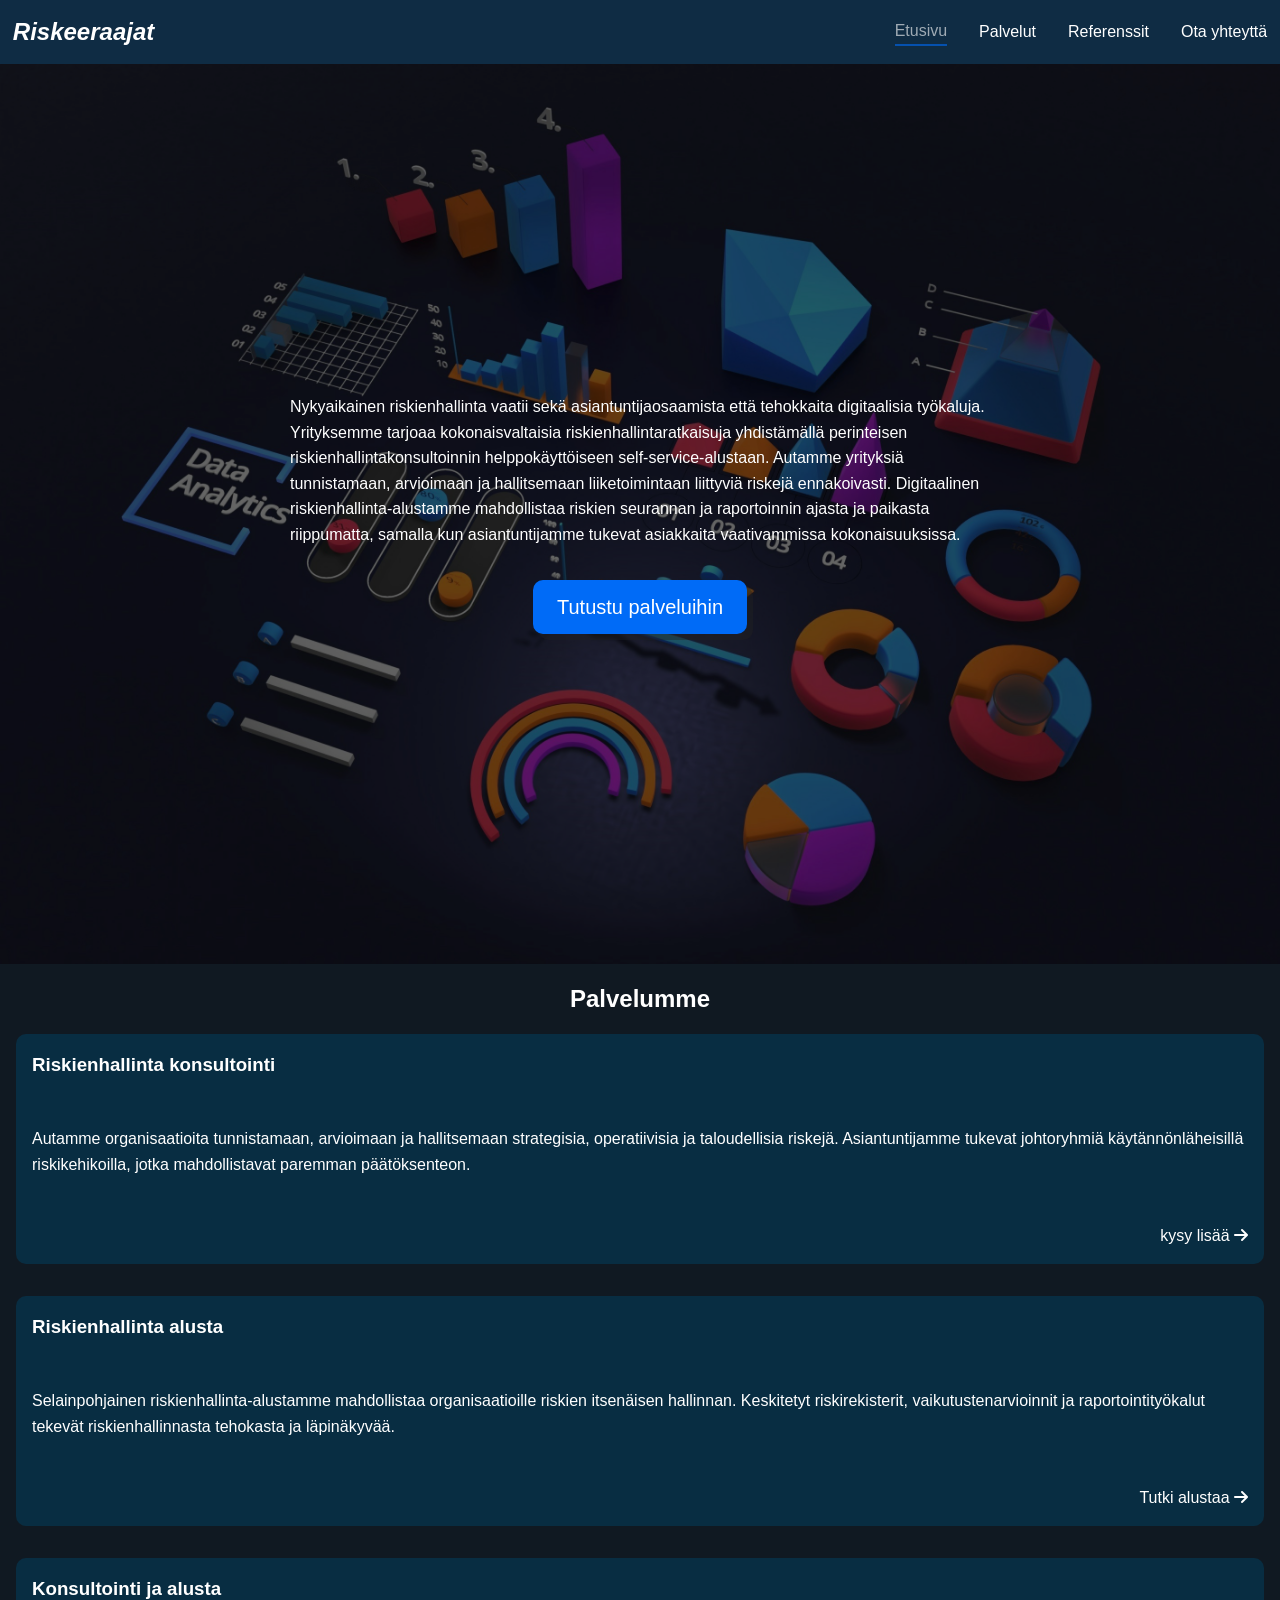
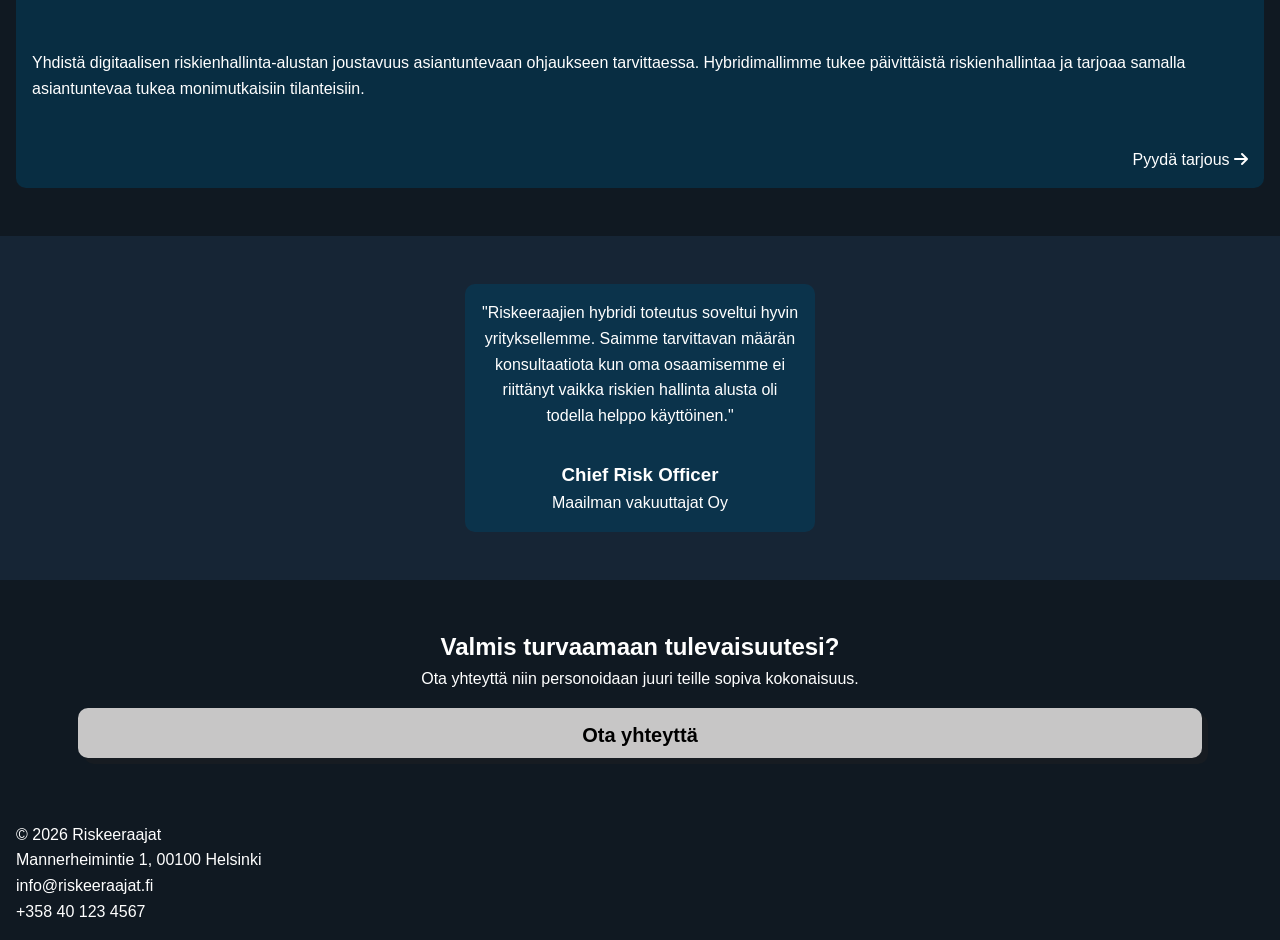
<file: index.html>
<!DOCTYPE html>
<html lang="en">
<head>
    <meta charset="UTF-8">
    <meta name="viewport" content="width=device-width, initial-scale=1.0">
    <title>Riskeeraajat</title>
    <link rel="stylesheet" href="css/style.css">
    <link rel="stylesheet" href="https://cdnjs.cloudflare.com/ajax/libs/font-awesome/6.5.0/css/all.min.css">
</head>
<body>

<header class="header">
    <div class="logo">Riskeeraajat</div>
    <nav class="nav" id="nav">
        <a href="index.html" class="active">Etusivu</a>
        <a href="services.html">Palvelut</a>
        <a href="references.html">Referenssit</a>
        <a href="contact.html">Ota yhteyttä</a>
    </nav>

    <div class="hamburger" id="hamburger">
        <span></span>
        <span></span>
        <span></span>
    </div>
</header>

<section class="hero">
    <div class="hero-content">
        <p>Nykyaikainen riskienhallinta vaatii sekä asiantuntijaosaamista että tehokkaita digitaalisia työkaluja. 
            Yrityksemme tarjoaa kokonaisvaltaisia riskienhallintaratkaisuja yhdistämällä perinteisen 
            riskienhallintakonsultoinnin helppokäyttöiseen self-service-alustaan. 
            Autamme yrityksiä tunnistamaan, arvioimaan ja hallitsemaan liiketoimintaan liittyviä riskejä ennakoivasti. 
            Digitaalinen riskienhallinta-alustamme mahdollistaa riskien seurannan ja raportoinnin ajasta ja paikasta 
            riippumatta, samalla kun asiantuntijamme tukevat asiakkaita vaativammissa kokonaisuuksissa.</p>
        <a href="services.html" class="btn">Tutustu palveluihin</a>
    </div>
</section>

<section class="services-preview">
    <h2>Palvelumme</h2>

    <div class="service-preview-card">
        <h3>Riskienhallinta konsultointi</h3>
        <p>Autamme organisaatioita tunnistamaan, arvioimaan ja hallitsemaan strategisia, operatiivisia ja taloudellisia 
            riskejä. Asiantuntijamme tukevat johtoryhmiä käytännönläheisillä riskikehikoilla, 
            jotka mahdollistavat paremman päätöksenteon.</p>
        <a href="contact.html">kysy lisää <i class="fa-solid fa-arrow-right"></i></a>
    </div>

    <div class="service-preview-card">
        <h3>Riskienhallinta alusta</h3>
        <p>Selainpohjainen riskienhallinta-alustamme mahdollistaa organisaatioille riskien itsenäisen hallinnan. 
            Keskitetyt riskirekisterit, vaikutustenarvioinnit ja raportointityökalut tekevät riskienhallinnasta 
            tehokasta ja läpinäkyvää.</p>
        <a href="services.html#platform">Tutki alustaa <i class="fa-solid fa-arrow-right"></i></a>
    </div>

    <div class="service-preview-card">
        <h3>Konsultointi ja alusta</h3>
        <p>Yhdistä digitaalisen riskienhallinta-alustan joustavuus asiantuntevaan ohjaukseen tarvittaessa. 
            Hybridimallimme tukee päivittäistä riskienhallintaa ja tarjoaa samalla asiantuntevaa tukea monimutkaisiin 
            tilanteisiin.</p>
        <a href="services.html">Pyydä tarjous <i class="fa-solid fa-arrow-right"></i></a>
    </div>
</section>

<section class="references-section">
    <a href="references.html#3" class="home-reference-card">
        <blockquote>"Riskeeraajien hybridi toteutus soveltui hyvin yrityksellemme. 
            Saimme tarvittavan määrän konsultaatiota kun oma osaamisemme ei riittänyt vaikka riskien hallinta alusta 
            oli todella helppo käyttöinen."</blockquote>
        <div class="references-subheader">
            <h3>Chief Risk Officer</h3>
            <span>Maailman vakuuttajat Oy</span>
        </div>
    </a>
</section>

<section class="cta-section">
    <h2>Valmis turvaamaan tulevaisuutesi?</h2>
    <p>Ota yhteyttä niin personoidaan juuri teille sopiva kokonaisuus.</p>
    <a href="contact.html" class="btn">Ota yhteyttä</a>
</section>

<footer class="footer">
    <p>© 2026 Riskeeraajat</p>
    <p>Mannerheimintie 1, 00100 Helsinki</p>
    <p>info@riskeeraajat.fi</p>
    <p>+358 40 123 4567</p>
</footer>

<script src="js/script.js"></script>
</body>
</html>
</file>
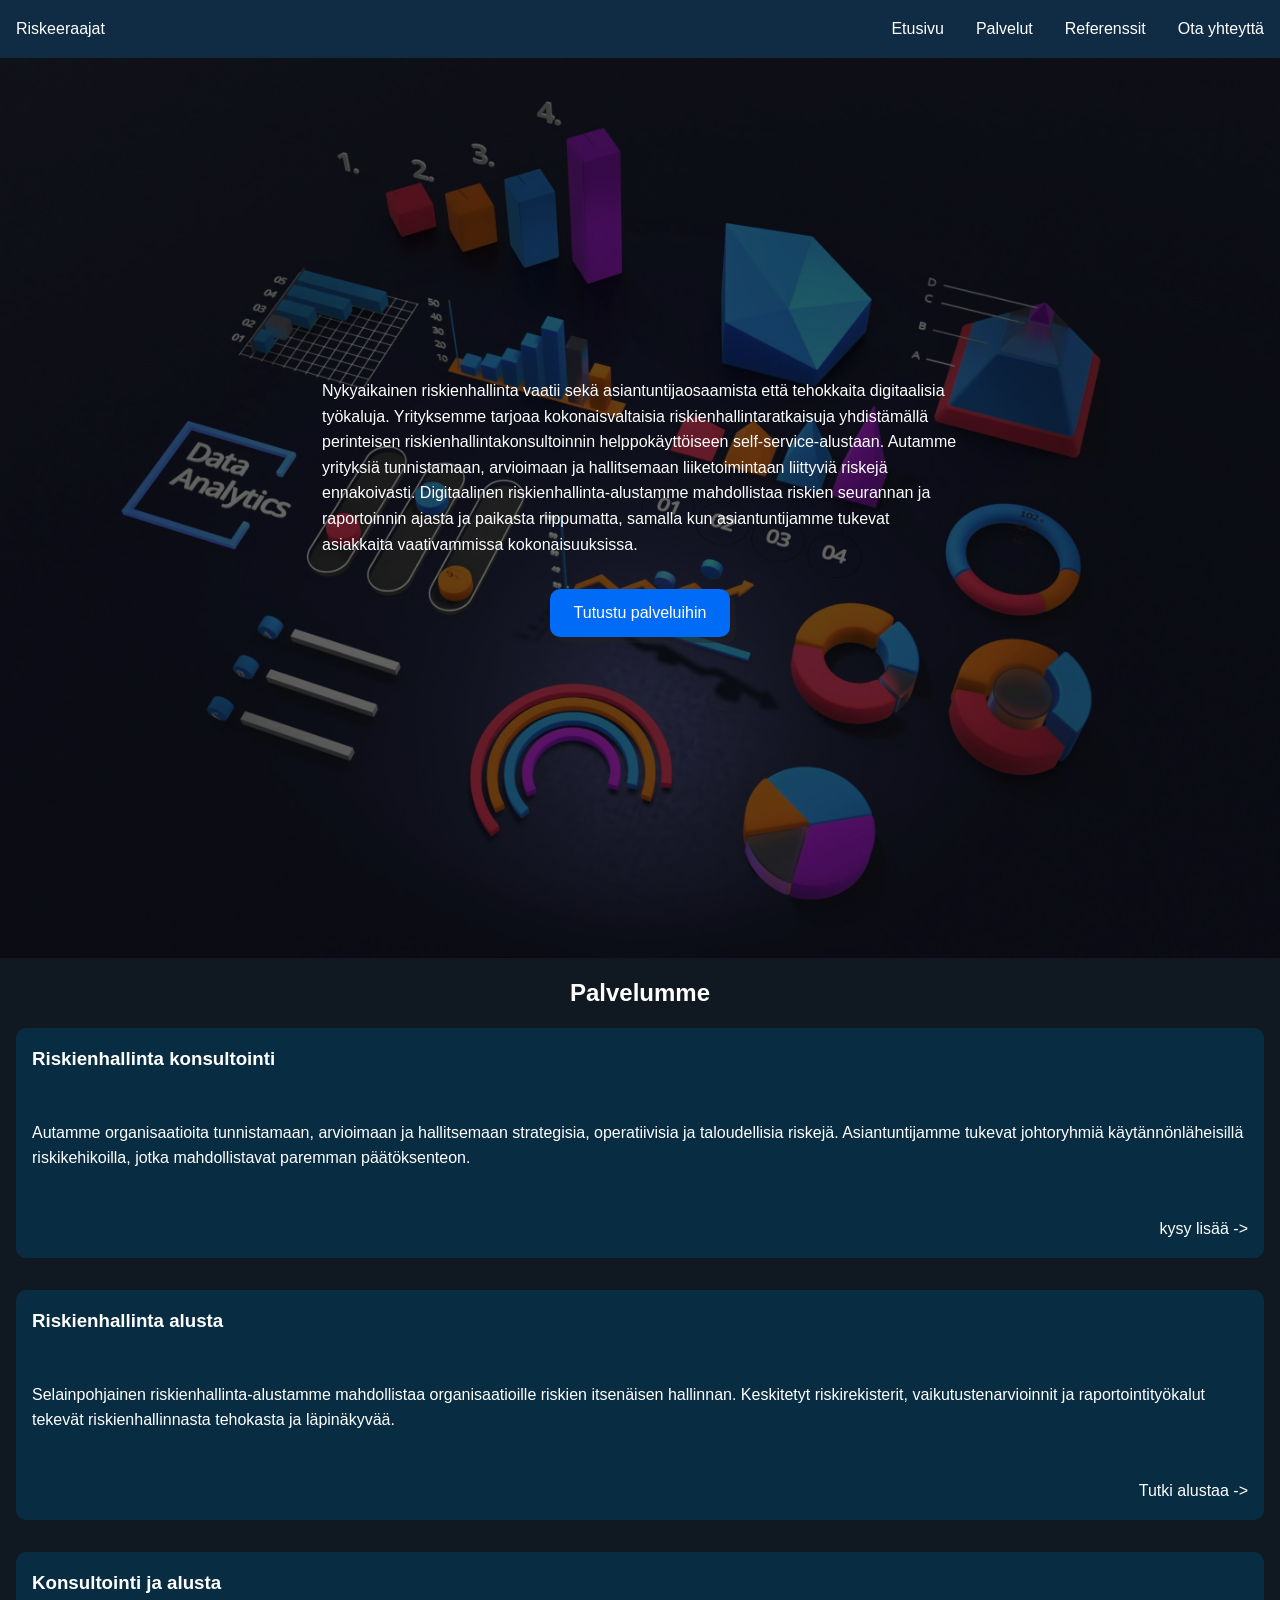
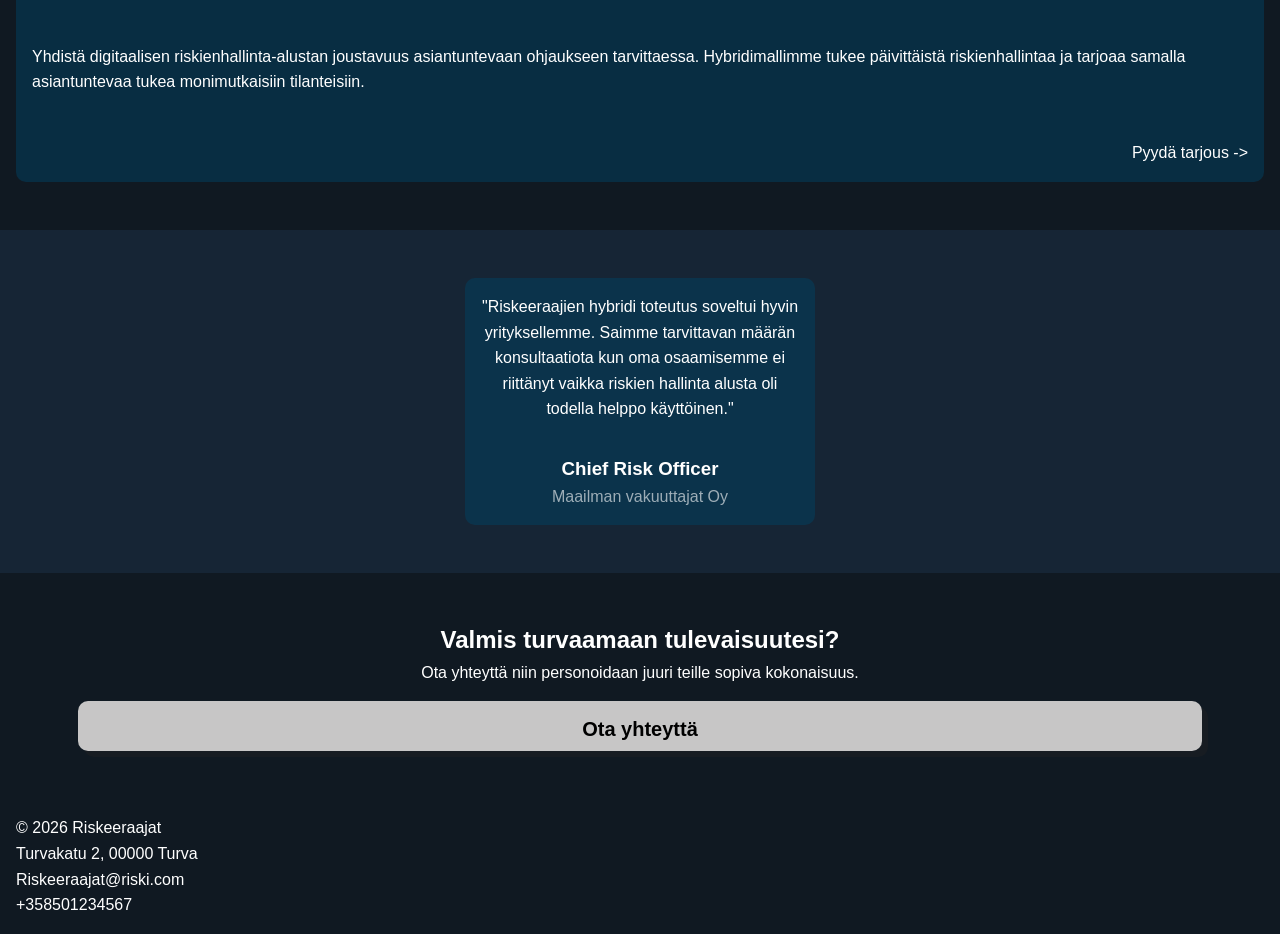
<file: projekti/index.html>
<!DOCTYPE html>
<html lang="en">
<head>
    <meta charset="UTF-8">
    <meta name="viewport" content="width=device-width, initial-scale=1.0">
    <title>Riskeeraajat</title>
    <link rel="stylesheet" href="css/style.css">
</head>
<body>

<header class="header">
    <div class="logo">Riskeeraajat</div>
    <nav class="nav" id="nav">
        <a href="index.html">Etusivu</a>
        <a href="services.html">Palvelut</a>
        <a href="references.html">Referenssit</a>
        <a href="contact.html">Ota yhteyttä</a>
    </nav>

    <div class="hamburger" id="hamburger">
        <span></span>
        <span></span>
        <span></span>
    </div>
</header>

<section class="hero">
    <div class="hero-content">
        <p>Nykyaikainen riskienhallinta vaatii sekä asiantuntijaosaamista että tehokkaita digitaalisia työkaluja. 
            Yrityksemme tarjoaa kokonaisvaltaisia riskienhallintaratkaisuja yhdistämällä perinteisen 
            riskienhallintakonsultoinnin helppokäyttöiseen self-service-alustaan. 
            Autamme yrityksiä tunnistamaan, arvioimaan ja hallitsemaan liiketoimintaan liittyviä riskejä ennakoivasti. 
            Digitaalinen riskienhallinta-alustamme mahdollistaa riskien seurannan ja raportoinnin ajasta ja paikasta 
            riippumatta, samalla kun asiantuntijamme tukevat asiakkaita vaativammissa kokonaisuuksissa.</p>
        <a href="services.html" class="btn">Tutustu palveluihin</a>
    </div>
</section>

<section class="services-preview">
    <h2>Palvelumme</h2>

    <div class="service-preview-card">
        <h3>Riskienhallinta konsultointi</h3>
        <p>Autamme organisaatioita tunnistamaan, arvioimaan ja hallitsemaan strategisia, operatiivisia ja taloudellisia 
            riskejä. Asiantuntijamme tukevat johtoryhmiä käytännönläheisillä riskikehikoilla, 
            jotka mahdollistavat paremman päätöksenteon.</p>
        <a href="contact.html">kysy lisää -></a>
    </div>

    <div class="service-preview-card">
        <h3>Riskienhallinta alusta</h3>
        <p>Selainpohjainen riskienhallinta-alustamme mahdollistaa organisaatioille riskien itsenäisen hallinnan. 
            Keskitetyt riskirekisterit, vaikutustenarvioinnit ja raportointityökalut tekevät riskienhallinnasta 
            tehokasta ja läpinäkyvää.</p>
        <a href="services.html#platform">Tutki alustaa -></a>
    </div>

    <div class="service-preview-card">
        <h3>Konsultointi ja alusta</h3>
        <p>Yhdistä digitaalisen riskienhallinta-alustan joustavuus asiantuntevaan ohjaukseen tarvittaessa. 
            Hybridimallimme tukee päivittäistä riskienhallintaa ja tarjoaa samalla asiantuntevaa tukea monimutkaisiin 
            tilanteisiin.</p>
        <a href="services.html">Pyydä tarjous -></a>
    </div>
</section>

<section class="references-section">
    <a href="references.html#3" class="references-card">
        <blockquote>"Riskeeraajien hybridi toteutus soveltui hyvin yrityksellemme. 
            Saimme tarvittavan määrän konsultaatiota kun oma osaamisemme ei riittänyt vaikka riskien hallinta alusta 
            oli todella helppo käyttöinen."</blockquote>
        <div class="references-subheader">
            <h3>Chief Risk Officer</h3>
            <span>Maailman vakuuttajat Oy</span>
        </div>
    </a>
</section>

<section class="cta-section">
    <h2>Valmis turvaamaan tulevaisuutesi?</h2>
    <p>Ota yhteyttä niin personoidaan juuri teille sopiva kokonaisuus.</p>
    <a href="contact.html" class="btn">Ota yhteyttä</a>
</section>

<footer class="footer">
    <p>© 2026 Riskeeraajat</p>
    <p>Turvakatu 2, 00000 Turva</p>
    <p>Riskeeraajat@riski.com</p>
    <p>+358501234567</p>
</footer>

<script src="js/script.js"></script>
</body>
</html>
</file>
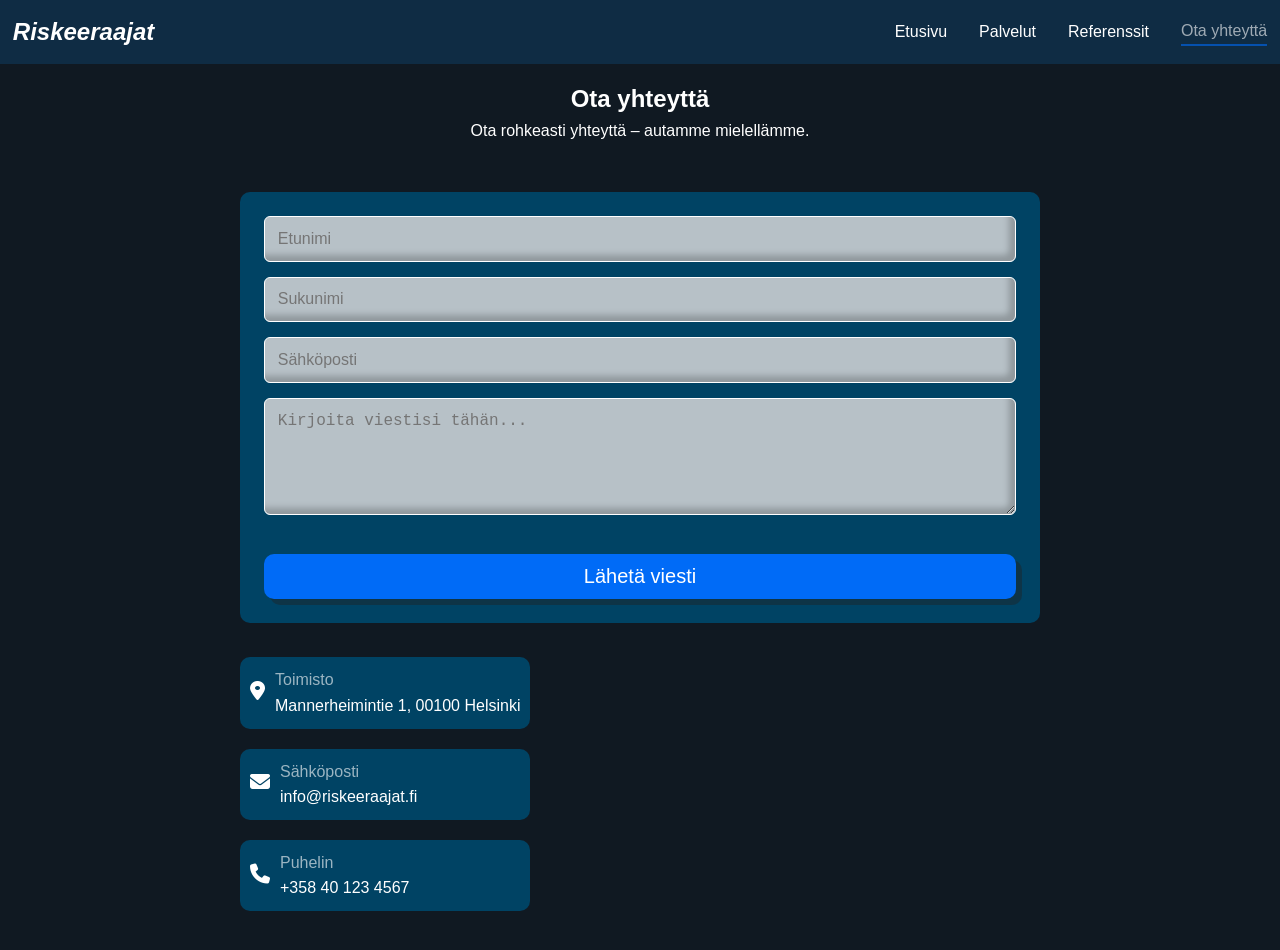
<file: contact.html>
<!DOCTYPE html>
<html lang="en">
<head>
    <meta charset="UTF-8">
    <meta name="viewport" content="width=device-width, initial-scale=1.0">
    <title>Riskeeraajat</title>
    <link rel="stylesheet" href="css/style.css">
    <link rel="stylesheet" href="https://cdnjs.cloudflare.com/ajax/libs/font-awesome/6.5.0/css/all.min.css">
</head>
<body>

    <header class="header">
        <div class="logo">Riskeeraajat</div>
        <nav class="nav" id="nav">
            <a href="index.html">Etusivu</a>
            <a href="services.html">Palvelut</a>
            <a href="references.html">Referenssit</a>
            <a href="contact.html" class="active">Ota yhteyttä</a>
        </nav>

        <div class="hamburger" id="hamburger">
            <span></span>
            <span></span>
            <span></span>
        </div>
    </header>

    <section class="contact-hero">
        <h1>Ota yhteyttä</h1>
        <p>Ota rohkeasti yhteyttä – autamme mielellämme.</p>
    </section>

    <section class="contact">
        <div class="content-wrapper">
            <form class="contact-form" id="contactForm">

                <input type="text" placeholder="Etunimi" id="firstname" name="firstname" required>

                <input type="text" placeholder="Sukunimi" id="lastname" name="lastname" required>

                <input type="email" placeholder="Sähköposti" id="email" name="email" required>

                <textarea id="message" placeholder="Kirjoita viestisi tähän..." name="message" rows="5" required></textarea>

                <button type="submit" class="btn">Lähetä viesti</button>
            </form>

            <div class="contact-info">
                <div class="contact-info-content">
                    <a href="https://www.google.com/maps/search/?api=1&query=Mannerheimintie+1+00100+Helsinki" target="_blank"  class="contact-content address">
                        <div class="contact-icon"><i class="fa-solid fa-location-dot"></i></div>
                        <div class="contact-label-wrapper">
                            <span>Toimisto</span>
                            <p>
                                Mannerheimintie 1, 00100 Helsinki
                            </p>
                        </div>
                    </a>
                    <a href="mailto:info@riskeeraajat.fi" class="contact-content email">
                        <div class="contact-icon"><i class="fa-solid fa-envelope"></i></div>
                        <div class="contact-label-wrapper">
                            <span>Sähköposti</span>
                            <p>
                                info@riskeeraajat.fi
                            </p>
                        </div>
                    </a>
                    <a href="tel:+358401234567" class="contact-content phone">
                        <div class="contact-icon"><i class="fa-solid fa-phone"></i></div>
                        <div class="contact-label-wrapper">
                            <span>Puhelin</span>
                            <p>
                                +358 40 123 4567
                            </p>
                        </div>
                    </a>
                </div>
            
                <div class="map">
                    <iframe 
                        src="https://www.google.com/maps?q=Mannerheimintie+1,+00100+Helsinki&output=embed"
                        width="100%" 
                        height="250" 
                        style="border:0;" 
                        allowfullscreen="" 
                        loading="lazy">
                    </iframe>
                </div>
            </div>
        </div>
    </section>

<script src="js/script.js"></script>
</body>
</html>
</file>
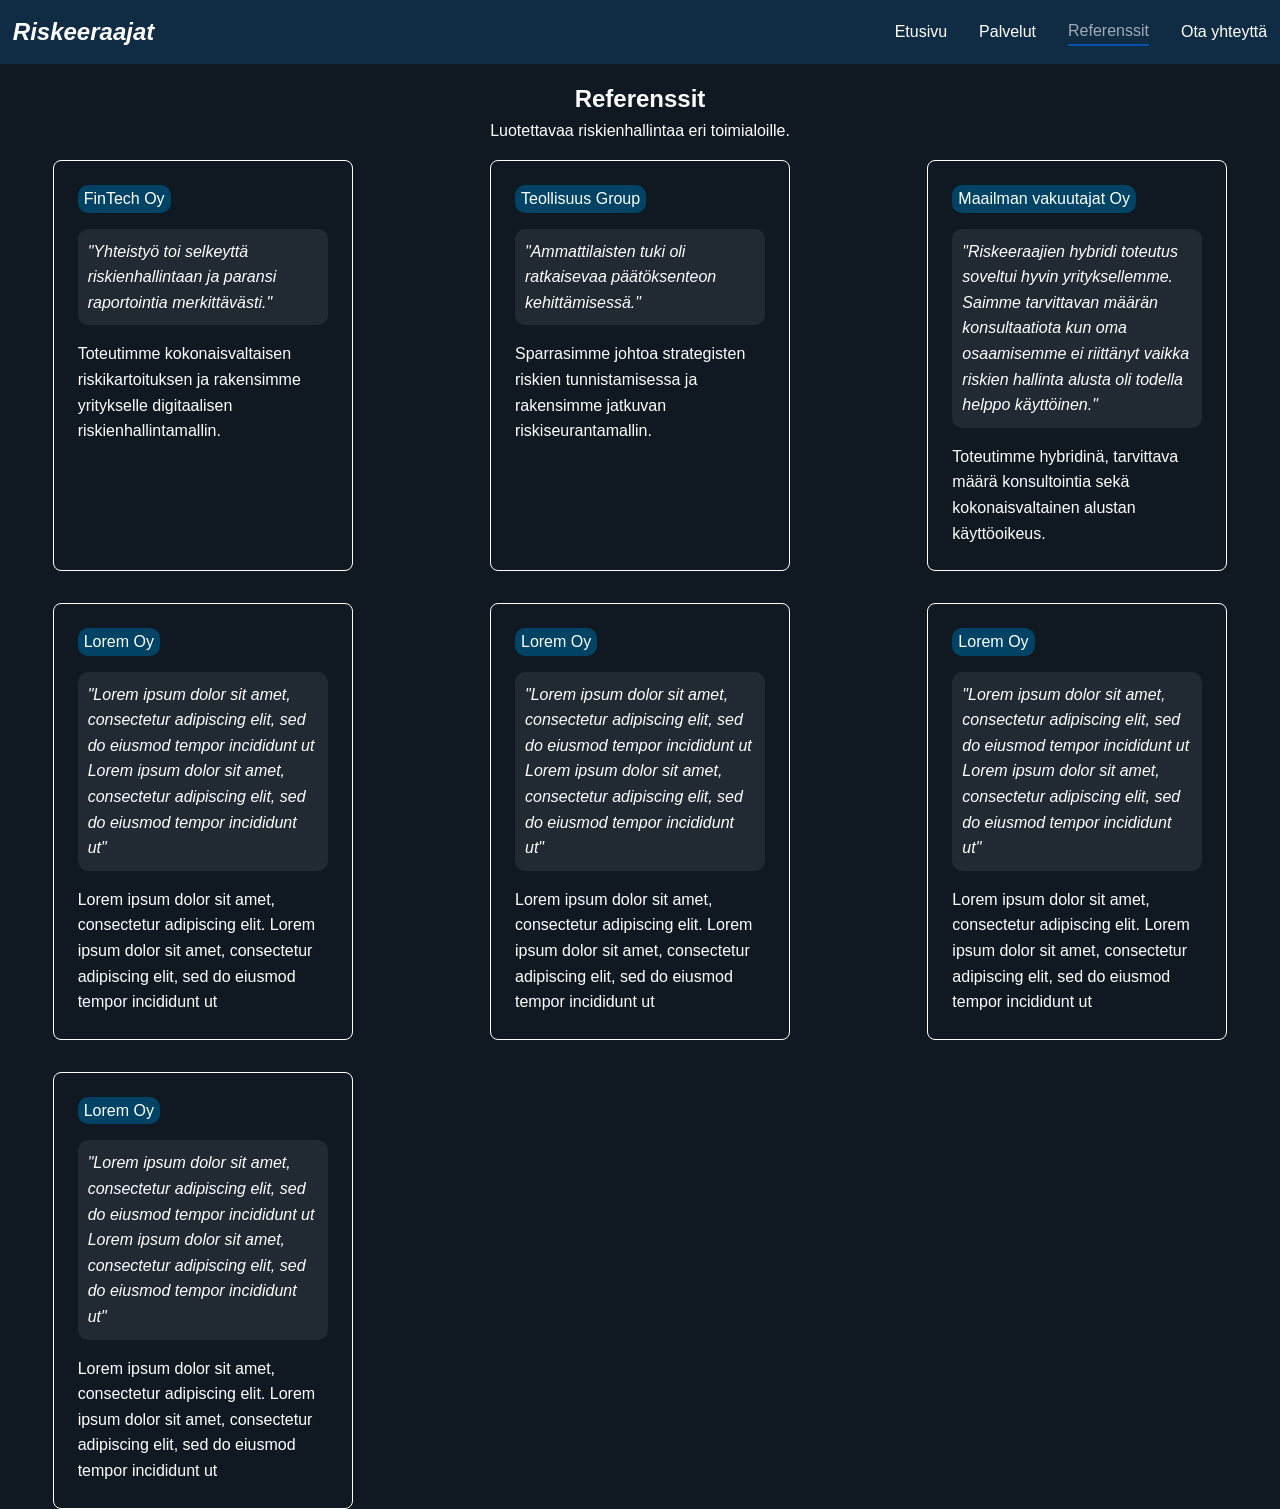
<file: references.html>
<!DOCTYPE html>
<html lang="en">
<head>
    <meta charset="UTF-8">
    <meta name="viewport" content="width=device-width, initial-scale=1.0">
    <title>Riskeeraajat</title>
    <link rel="stylesheet" href="css/style.css">
</head>
<body>

    <header class="header">
        <div class="logo">Riskeeraajat</div>
        <nav class="nav" id="nav">
            <a href="index.html">Etusivu</a>
            <a href="services.html">Palvelut</a>
            <a href="references.html" class="active">Referenssit</a>
            <a href="contact.html">Ota yhteyttä</a>
        </nav>

        <div class="hamburger" id="hamburger">
            <span></span>
            <span></span>
            <span></span>
        </div>
    </header>

    <section class="references-hero">
        <h1>Referenssit</h1>
        <p>Luotettavaa riskienhallintaa eri toimialoille.</p>
    </section>

    <section class="references" id="references-container"></section>

<script src="js/script.js"></script>
</body>
</html>
</file>
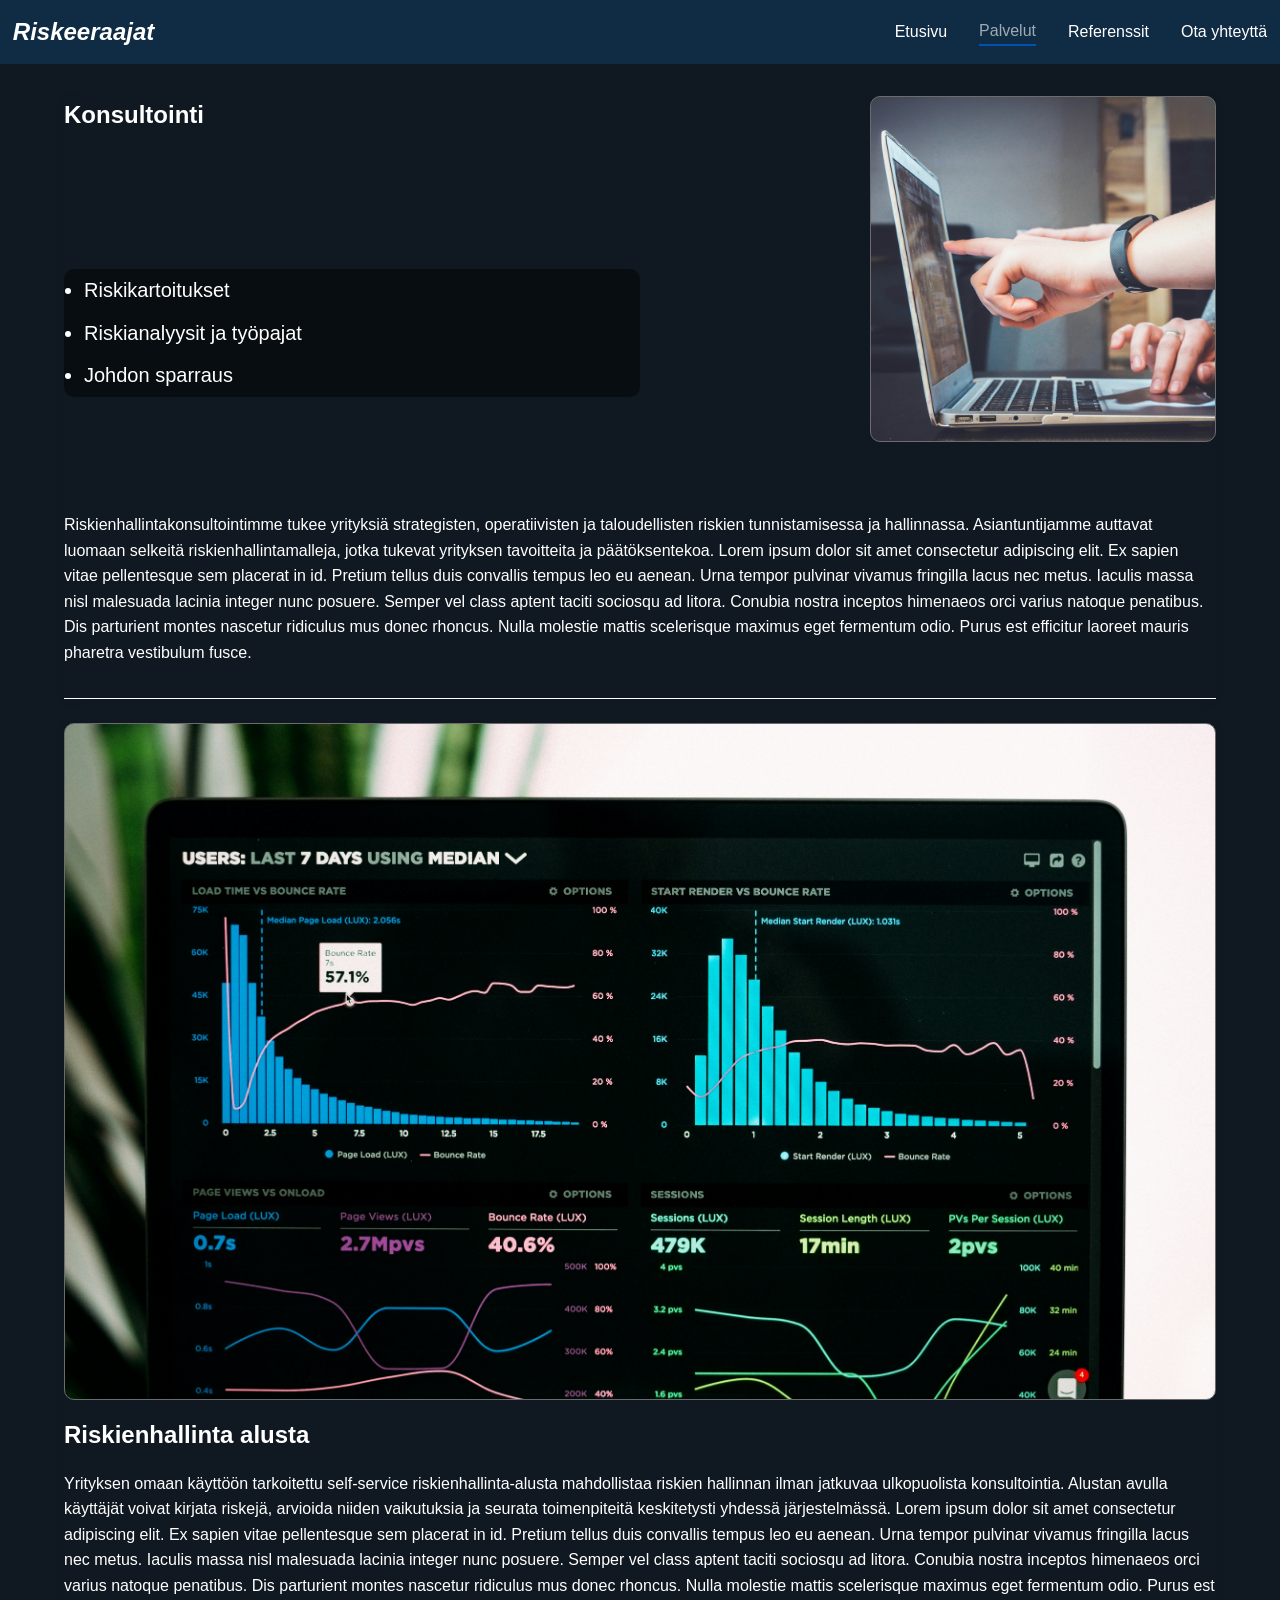
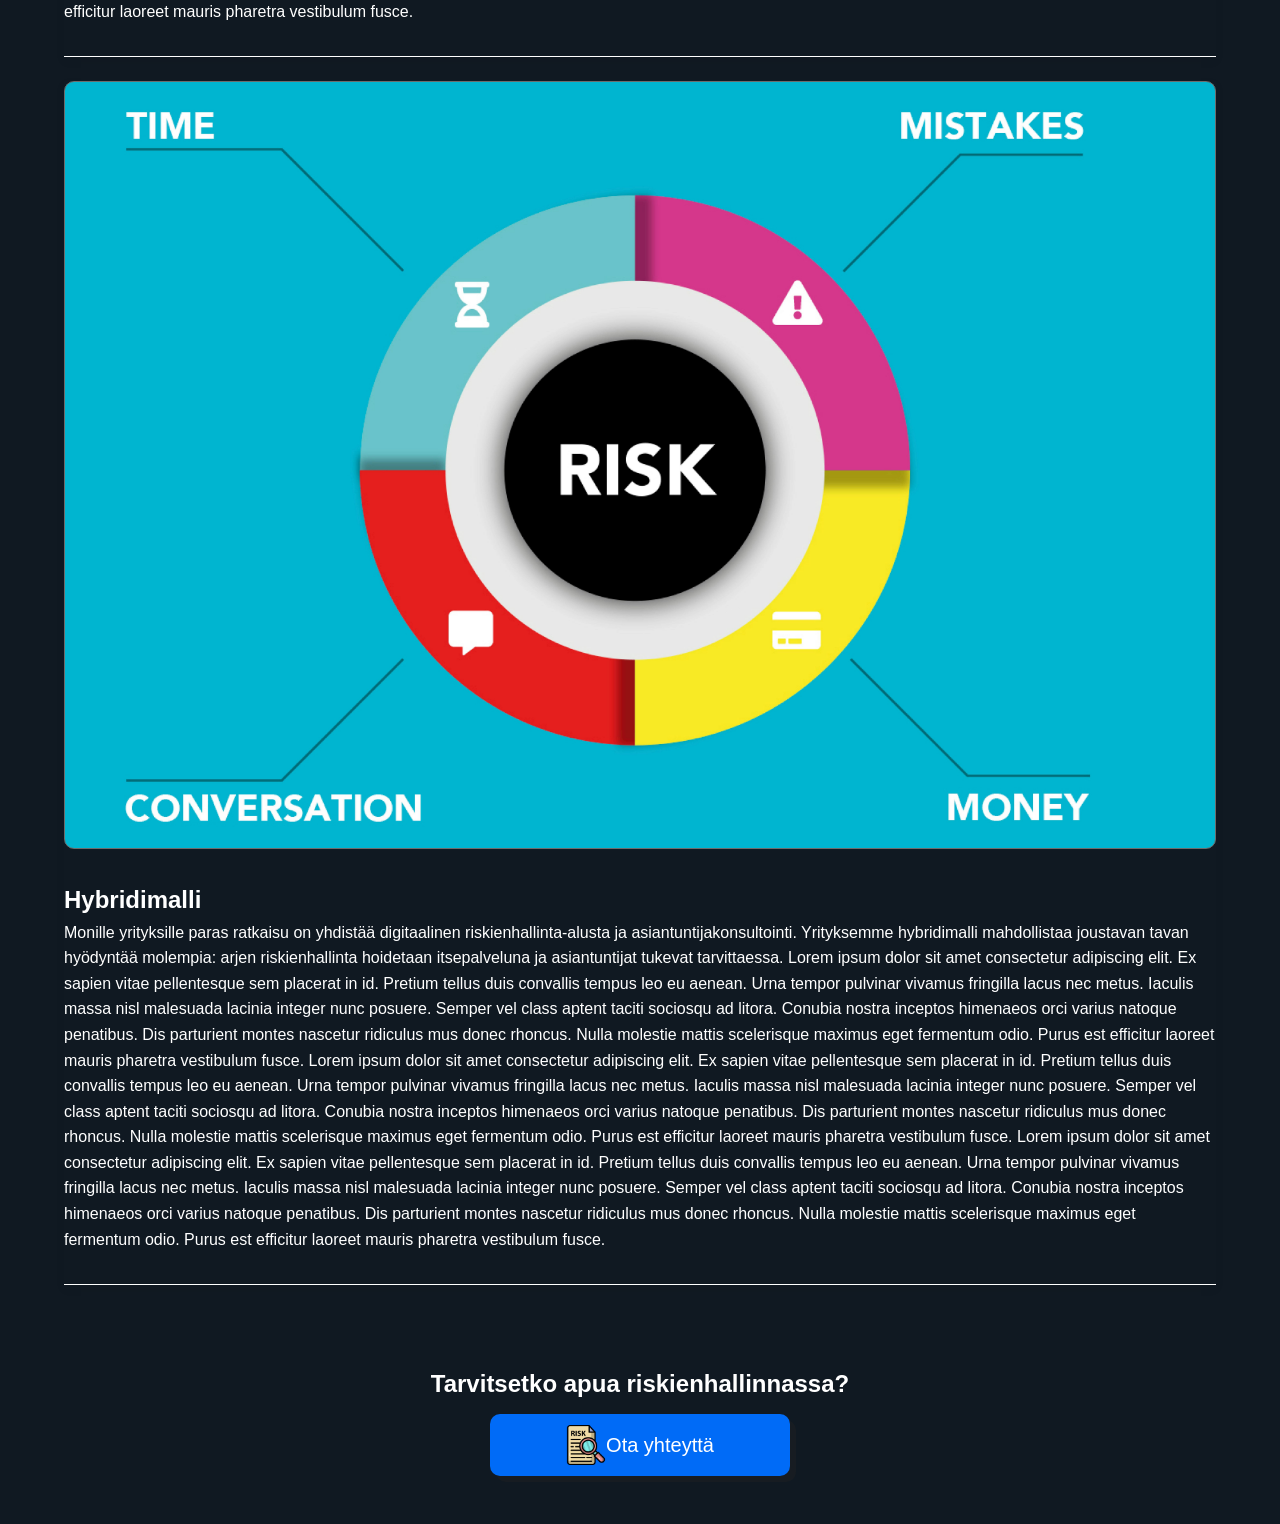
<file: services.html>
<!DOCTYPE html>
<html lang="en">
<head>
    <meta charset="UTF-8">
    <meta name="viewport" content="width=device-width, initial-scale=1.0">
    <title>Riskeeraajat</title>
    <link rel="stylesheet" href="css/style.css">
</head>
<body>

    <header class="header">
        <div class="logo">Riskeeraajat</div>
        <nav class="nav" id="nav">
            <a href="index.html">Etusivu</a>
            <a href="services.html" class="active">Palvelut</a>
            <a href="references.html">Referenssit</a>
            <a href="contact.html">Ota yhteyttä</a>
        </nav>

        <div class="hamburger" id="hamburger">
            <span></span>
            <span></span>
            <span></span>
        </div>
    </header>

    <section class="services">
        <div class="service-card">
            <div class="consultant-header">
                <h2>Konsultointi</h2>
                <div class="consultant-img"></div>
            </div>
            <ul class="consultant-info">
                <li>Riskikartoitukset</li>
                <li>Riskianalyysit ja työpajat</li>
                <li>Johdon sparraus</li>
            </ul>
            <p>
                Riskienhallintakonsultointimme tukee yrityksiä strategisten, 
                operatiivisten ja taloudellisten riskien tunnistamisessa ja hallinnassa. 
                Asiantuntijamme auttavat luomaan selkeitä riskienhallintamalleja, 
                jotka tukevat yrityksen tavoitteita ja päätöksentekoa. 
                <span class="more-text">
                    Lorem ipsum dolor sit amet consectetur adipiscing elit. Ex sapien vitae pellentesque sem 
                    placerat in id. Pretium tellus duis convallis tempus leo eu aenean. Urna tempor pulvinar vivamus 
                    fringilla lacus nec metus. Iaculis massa nisl malesuada lacinia integer nunc posuere. 
                    Semper vel class aptent taciti sociosqu ad litora. Conubia nostra inceptos himenaeos orci
                     varius natoque penatibus. Dis parturient montes nascetur ridiculus mus donec rhoncus. 
                     Nulla molestie mattis scelerisque maximus eget fermentum odio. Purus est efficitur laoreet 
                     mauris pharetra vestibulum fusce.
                </span>
            </p>
            <button class="read-more-btn">Lue lisää</button>
        </div>

        <div id="platform" class="service-card">
            <div class="self-service-img"></div>
            <h2 >Riskienhallinta alusta</h2>
            <p>
                Yrityksen omaan käyttöön tarkoitettu self-service riskienhallinta-alusta mahdollistaa 
                riskien hallinnan ilman jatkuvaa ulkopuolista konsultointia. 
                Alustan avulla käyttäjät voivat kirjata riskejä, arvioida niiden vaikutuksia ja seurata toimenpiteitä 
                keskitetysti yhdessä järjestelmässä.
                <span class="more-text">
                    Lorem ipsum dolor sit amet consectetur adipiscing elit. Ex sapien vitae pellentesque sem 
                    placerat in id. Pretium tellus duis convallis tempus leo eu aenean. Urna tempor pulvinar vivamus 
                    fringilla lacus nec metus. Iaculis massa nisl malesuada lacinia integer nunc posuere. 
                    Semper vel class aptent taciti sociosqu ad litora. Conubia nostra inceptos himenaeos orci
                     varius natoque penatibus. Dis parturient montes nascetur ridiculus mus donec rhoncus. 
                     Nulla molestie mattis scelerisque maximus eget fermentum odio. Purus est efficitur laoreet 
                     mauris pharetra vestibulum fusce.
                </span>
            </p>
            <button class="read-more-btn">Lue lisää</button>
        </div>

        <div class="service-card hybrid">
            <div class="hybrid-img"></div>
            <div class="service-text">
                <h2>Hybridimalli</h2>
                <p>
                    Monille yrityksille paras ratkaisu on yhdistää digitaalinen riskienhallinta-alusta ja 
                    asiantuntijakonsultointi. Yrityksemme hybridimalli mahdollistaa joustavan tavan hyödyntää molempia: 
                    arjen riskienhallinta hoidetaan itsepalveluna ja asiantuntijat tukevat tarvittaessa.
                    <span class="more-text">
                        Lorem ipsum dolor sit amet consectetur adipiscing elit. Ex sapien vitae pellentesque sem 
                        placerat in id. Pretium tellus duis convallis tempus leo eu aenean. Urna tempor pulvinar vivamus 
                        fringilla lacus nec metus. Iaculis massa nisl malesuada lacinia integer nunc posuere. 
                        Semper vel class aptent taciti sociosqu ad litora. Conubia nostra inceptos himenaeos orci
                        varius natoque penatibus. Dis parturient montes nascetur ridiculus mus donec rhoncus. 
                        Nulla molestie mattis scelerisque maximus eget fermentum odio. Purus est efficitur laoreet 
                        mauris pharetra vestibulum fusce.
                         Lorem ipsum dolor sit amet consectetur adipiscing elit. Ex sapien vitae pellentesque sem 
                        placerat in id. Pretium tellus duis convallis tempus leo eu aenean. Urna tempor pulvinar vivamus 
                        fringilla lacus nec metus. Iaculis massa nisl malesuada lacinia integer nunc posuere. 
                        Semper vel class aptent taciti sociosqu ad litora. Conubia nostra inceptos himenaeos orci
                        varius natoque penatibus. Dis parturient montes nascetur ridiculus mus donec rhoncus. 
                        Nulla molestie mattis scelerisque maximus eget fermentum odio. Purus est efficitur laoreet 
                        mauris pharetra vestibulum fusce. Lorem ipsum dolor sit amet consectetur adipiscing elit. Ex sapien vitae pellentesque sem 
                        placerat in id. Pretium tellus duis convallis tempus leo eu aenean. Urna tempor pulvinar vivamus 
                        fringilla lacus nec metus. Iaculis massa nisl malesuada lacinia integer nunc posuere. 
                        Semper vel class aptent taciti sociosqu ad litora. Conubia nostra inceptos himenaeos orci
                        varius natoque penatibus. Dis parturient montes nascetur ridiculus mus donec rhoncus. 
                        Nulla molestie mattis scelerisque maximus eget fermentum odio. Purus est efficitur laoreet 
                        mauris pharetra vestibulum fusce.
                    </span>
                </p>
                <button class="read-more-btn">Lue lisää</button>
            </div>
            
        </div>
    </section>

    <section class="services-cta">
        <h2>Tarvitsetko apua riskienhallinnassa?</h2>
        <a href="contact.html" class="btn services-btn"><div class="link-img"></div>Ota yhteyttä</a>
    </section>

<script src="js/script.js"></script>
</body>
</html>
</file>
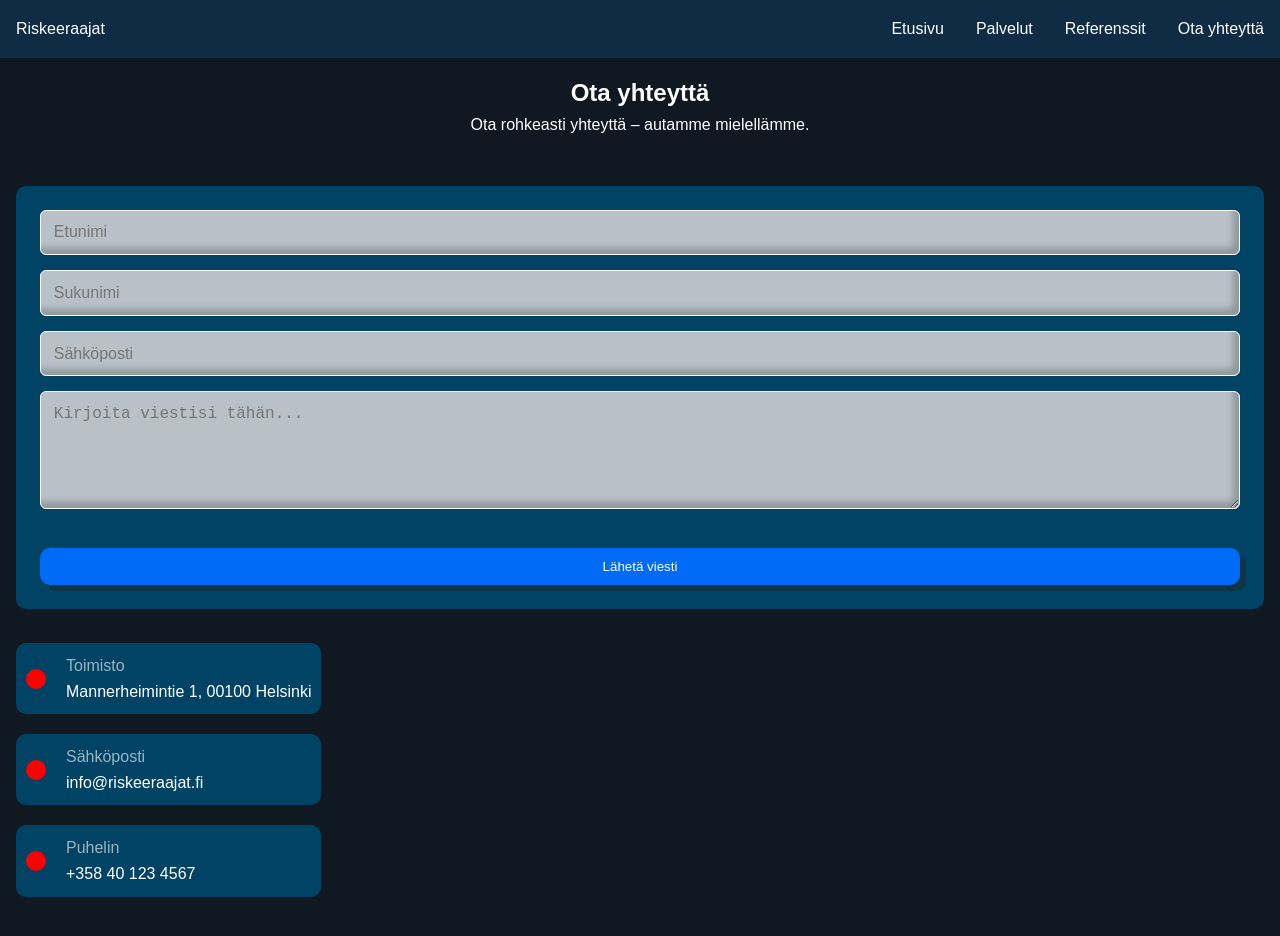
<file: projekti/contact.html>
<!DOCTYPE html>
<html lang="en">
<head>
    <meta charset="UTF-8">
    <meta name="viewport" content="width=device-width, initial-scale=1.0">
    <title>Riskeeraajat</title>
    <link rel="stylesheet" href="css/style.css">
</head>
<body>

    <header class="header">
        <div class="logo">Riskeeraajat</div>
        <nav class="nav" id="nav">
            <a href="index.html">Etusivu</a>
            <a href="services.html">Palvelut</a>
            <a href="references.html">Referenssit</a>
            <a href="contact.html">Ota yhteyttä</a>
        </nav>

        <div class="hamburger" id="hamburger">
            <span></span>
            <span></span>
            <span></span>
        </div>
    </header>

    <section class="contact-hero">
        <h1>Ota yhteyttä</h1>
        <p>Ota rohkeasti yhteyttä – autamme mielellämme.</p>
    </section>

    <section class="contact">

        <form class="contact-form" id="contactForm">

            <input type="text" placeholder="Etunimi" id="firstname" name="firstname" >

            <input type="text" placeholder="Sukunimi" id="lastname" name="lastname" >

            <input type="email" placeholder="Sähköposti" id="email" name="email" >

            <textarea id="message" placeholder="Kirjoita viestisi tähän..." name="message" rows="5" ></textarea>

            <button type="submit" class="btn">Lähetä viesti</button>
        </form>

        <div class="contact-info">
            <div class="contact-info-content">
                <a href="https://www.google.com/maps/search/?api=1&query=Mannerheimintie+1+00100+Helsinki" target="_blank"  class="contact-content address">
                    <div class="contact-icon"></div>
                    <div class="contact-label-wrapper">
                        <span>Toimisto</span>
                        <p>
                            Mannerheimintie 1, 00100 Helsinki
                        </p>
                    </div>
                </a>
                <a href="mailto:info@riskeeraajat.fi" class="contact-content email">
                    <div class="contact-icon"></div>
                    <div class="contact-label-wrapper">
                        <span>Sähköposti</span>
                        <p>
                            info@riskeeraajat.fi
                        </p>
                    </div>
                </a>
                <a href="tel:+358401234567" class="contact-content phone">
                    <div class="contact-icon"></div>
                    <div class="contact-label-wrapper">
                        <span>Puhelin</span>
                        <p>
                            +358 40 123 4567
                        </p>
                    </div>
                </a>
            </div>
        
            <div class="map">
                <iframe 
                    src="https://www.google.com/maps?q=Mannerheimintie+1,+00100+Helsinki&output=embed"
                    width="100%" 
                    height="250" 
                    style="border:0;" 
                    allowfullscreen="" 
                    loading="lazy">
                </iframe>
            </div>
        </div>

    </section>

<script src="js/script.js"></script>
</body>
</html>
</file>
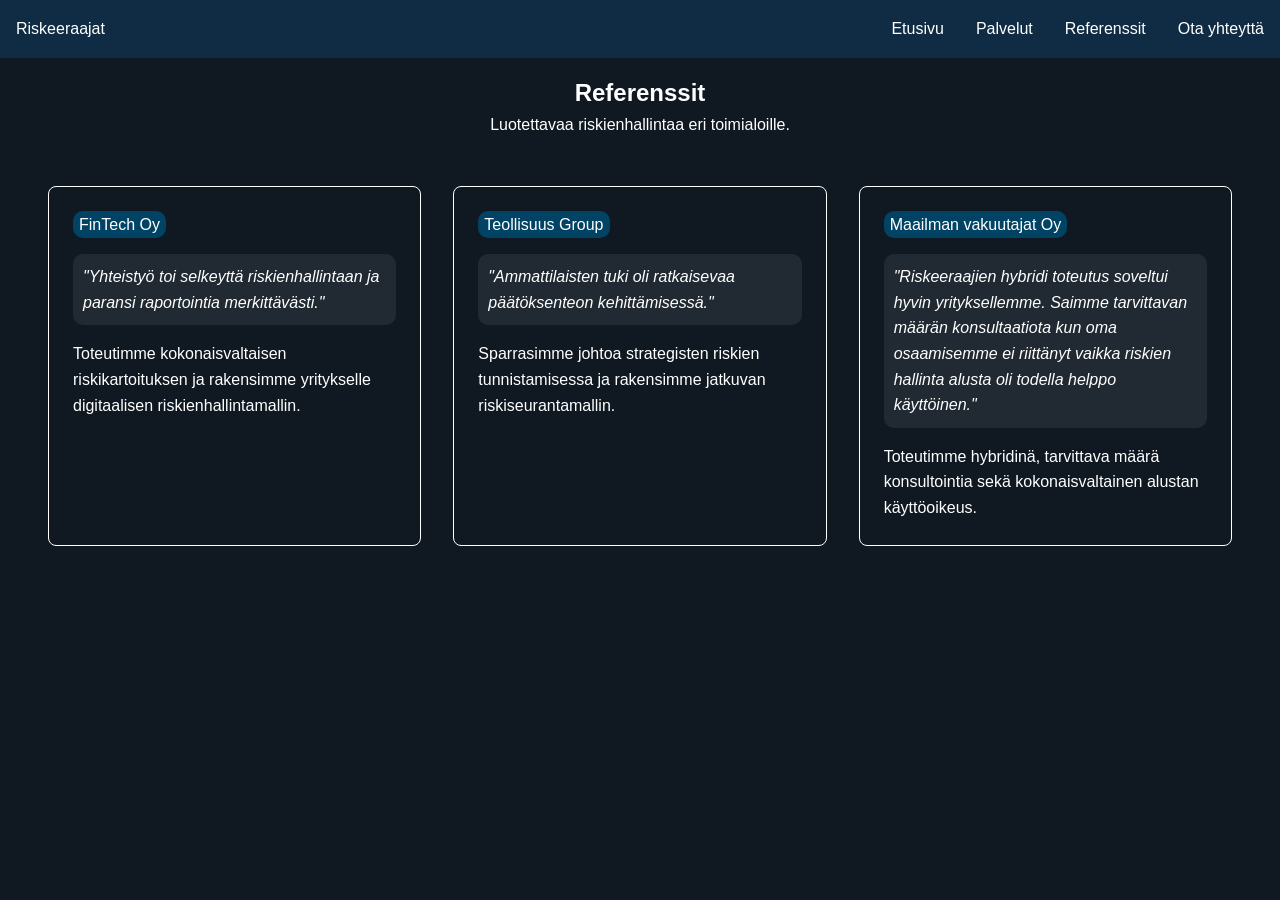
<file: projekti/references.html>
<!DOCTYPE html>
<html lang="en">
<head>
    <meta charset="UTF-8">
    <meta name="viewport" content="width=device-width, initial-scale=1.0">
    <title>Riskeeraajat</title>
    <link rel="stylesheet" href="css/style.css">
</head>
<body>

    <header class="header">
        <div class="logo">Riskeeraajat</div>
        <nav class="nav" id="nav">
            <a href="index.html">Etusivu</a>
            <a href="services.html">Palvelut</a>
            <a href="references.html">Referenssit</a>
            <a href="contact.html">Ota yhteyttä</a>
        </nav>

        <div class="hamburger" id="hamburger">
            <span></span>
            <span></span>
            <span></span>
        </div>
    </header>

    <section class="references-hero">
        <h1>Referenssit</h1>
        <p>Luotettavaa riskienhallintaa eri toimialoille.</p>
    </section>

    <section class="references" id="references-container"></section>

<script src="js/script.js"></script>
</body>
</html>
</file>
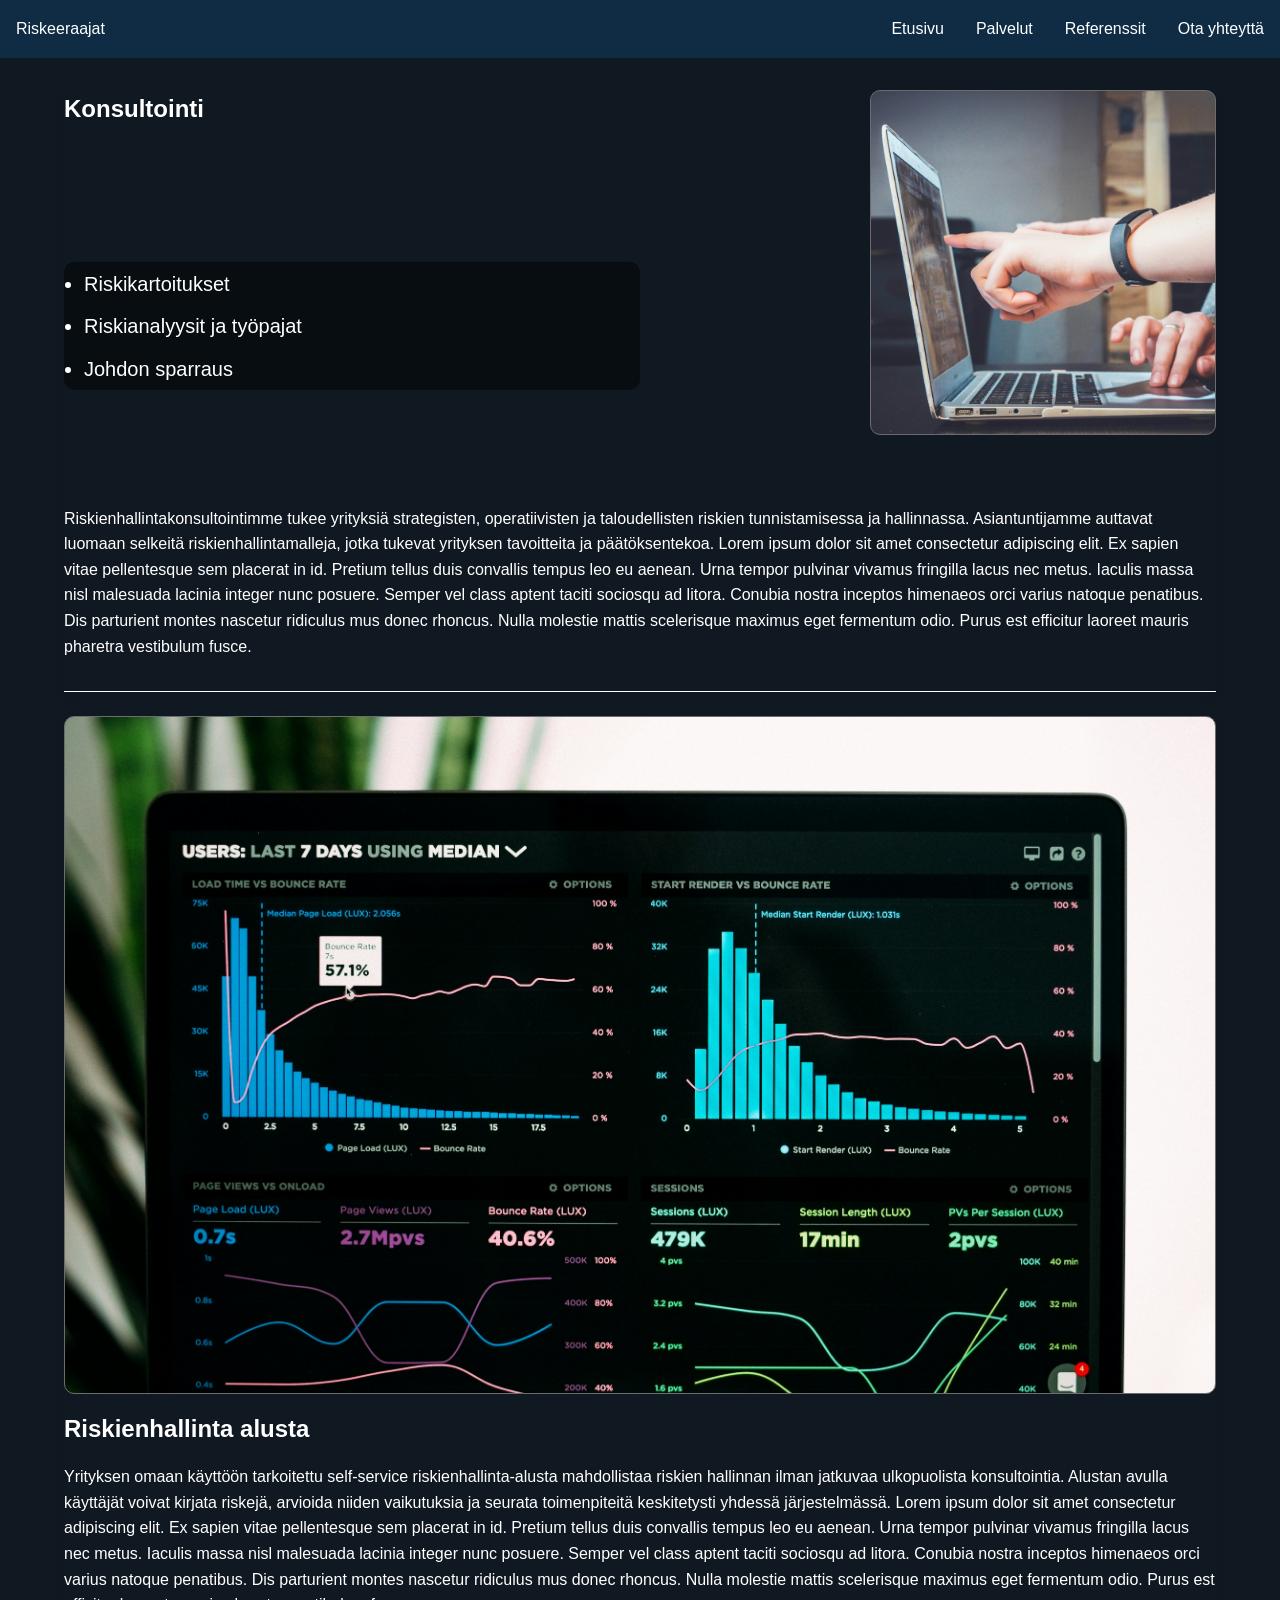
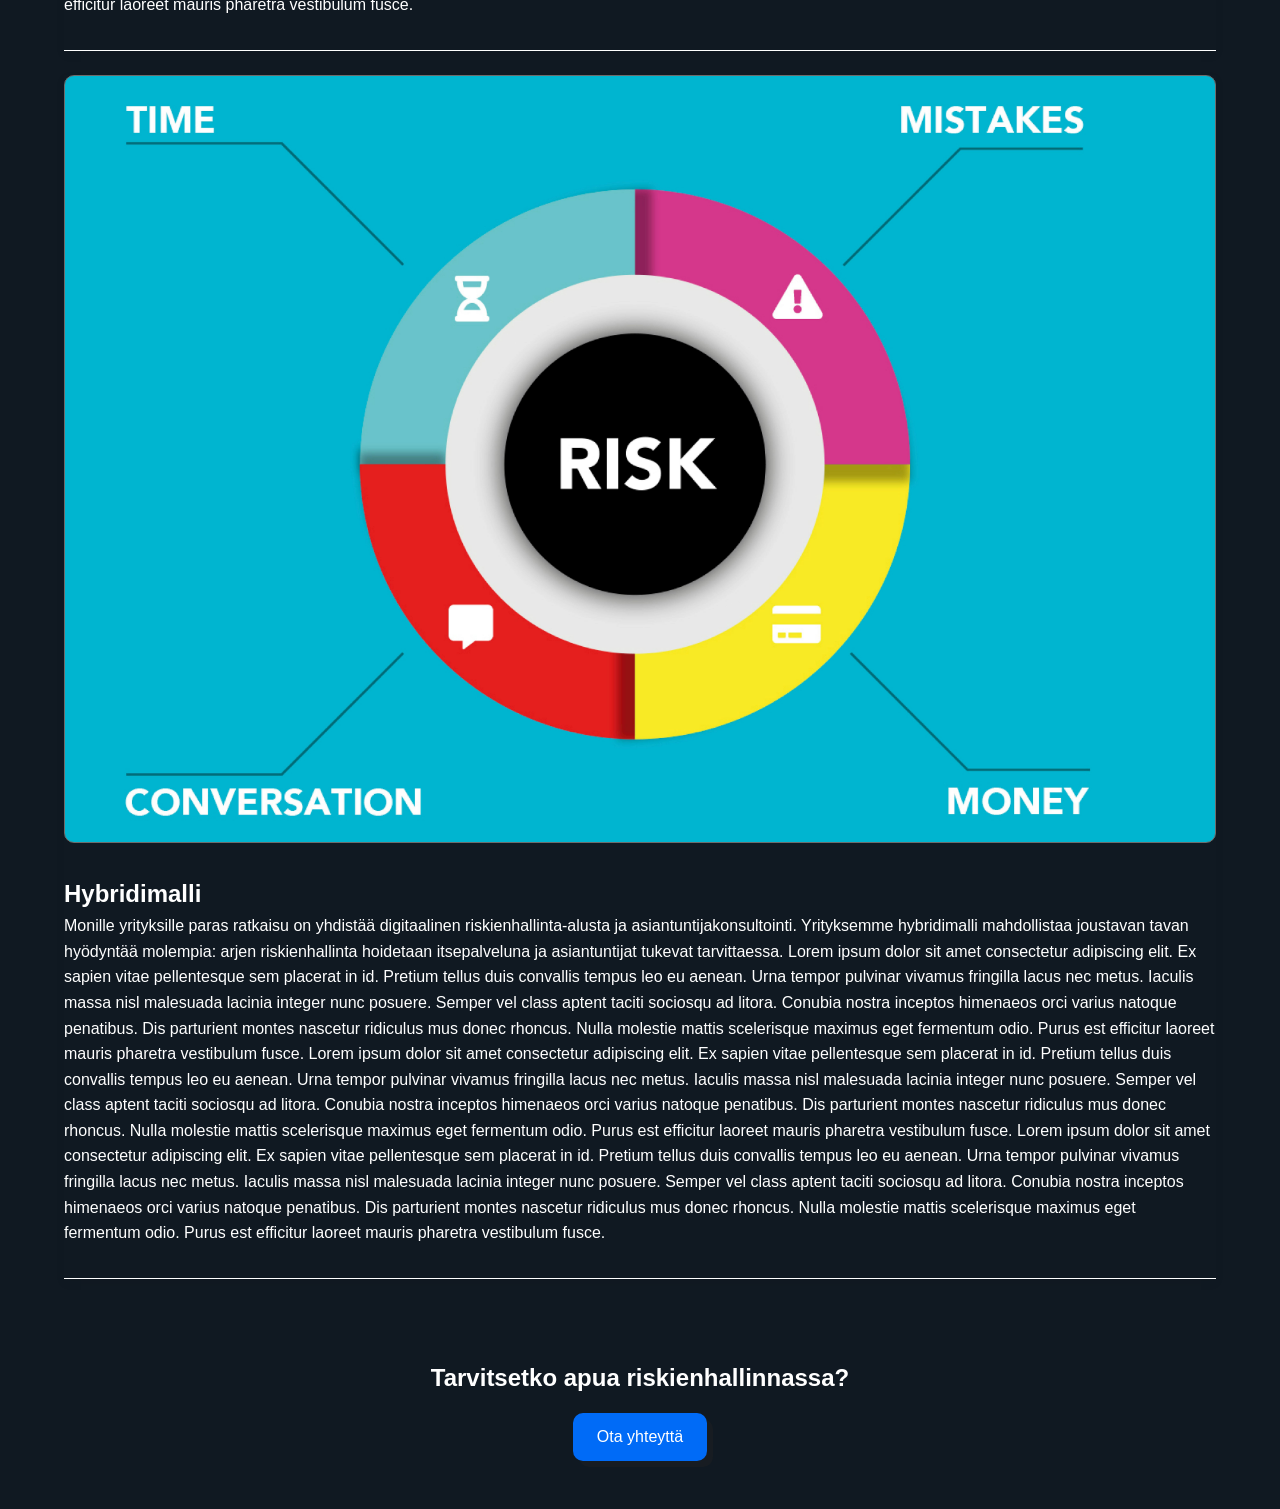
<file: projekti/services.html>
<!DOCTYPE html>
<html lang="en">
<head>
    <meta charset="UTF-8">
    <meta name="viewport" content="width=device-width, initial-scale=1.0">
    <title>Riskeeraajat</title>
    <link rel="stylesheet" href="css/style.css">
</head>
<body>

    <header class="header">
        <div class="logo">Riskeeraajat</div>
        <nav class="nav" id="nav">
            <a href="index.html">Etusivu</a>
            <a href="services.html">Palvelut</a>
            <a href="references.html">Referenssit</a>
            <a href="contact.html">Ota yhteyttä</a>
        </nav>

        <div class="hamburger" id="hamburger">
            <span></span>
            <span></span>
            <span></span>
        </div>
    </header>

    <section class="services">
        <div class="service-card">
            <div class="consultant-header">
                <h2>Konsultointi</h2>
                <div class="consultant-img"></div>
            </div>
            <ul class="consultant-info">
                <li>Riskikartoitukset</li>
                <li>Riskianalyysit ja työpajat</li>
                <li>Johdon sparraus</li>
            </ul>
            <p>
                Riskienhallintakonsultointimme tukee yrityksiä strategisten, 
                operatiivisten ja taloudellisten riskien tunnistamisessa ja hallinnassa. 
                Asiantuntijamme auttavat luomaan selkeitä riskienhallintamalleja, 
                jotka tukevat yrityksen tavoitteita ja päätöksentekoa. 
                <span class="more-text">
                    Lorem ipsum dolor sit amet consectetur adipiscing elit. Ex sapien vitae pellentesque sem 
                    placerat in id. Pretium tellus duis convallis tempus leo eu aenean. Urna tempor pulvinar vivamus 
                    fringilla lacus nec metus. Iaculis massa nisl malesuada lacinia integer nunc posuere. 
                    Semper vel class aptent taciti sociosqu ad litora. Conubia nostra inceptos himenaeos orci
                     varius natoque penatibus. Dis parturient montes nascetur ridiculus mus donec rhoncus. 
                     Nulla molestie mattis scelerisque maximus eget fermentum odio. Purus est efficitur laoreet 
                     mauris pharetra vestibulum fusce.
                </span>
            </p>
            <button class="read-more-btn">Lue lisää</button>
        </div>

        <div id="platform" class="service-card">
            <div class="self-service-img"></div>
            <h2 >Riskienhallinta alusta</h2>
            <p>
                Yrityksen omaan käyttöön tarkoitettu self-service riskienhallinta-alusta mahdollistaa 
                riskien hallinnan ilman jatkuvaa ulkopuolista konsultointia. 
                Alustan avulla käyttäjät voivat kirjata riskejä, arvioida niiden vaikutuksia ja seurata toimenpiteitä 
                keskitetysti yhdessä järjestelmässä.
                <span class="more-text">
                    Lorem ipsum dolor sit amet consectetur adipiscing elit. Ex sapien vitae pellentesque sem 
                    placerat in id. Pretium tellus duis convallis tempus leo eu aenean. Urna tempor pulvinar vivamus 
                    fringilla lacus nec metus. Iaculis massa nisl malesuada lacinia integer nunc posuere. 
                    Semper vel class aptent taciti sociosqu ad litora. Conubia nostra inceptos himenaeos orci
                     varius natoque penatibus. Dis parturient montes nascetur ridiculus mus donec rhoncus. 
                     Nulla molestie mattis scelerisque maximus eget fermentum odio. Purus est efficitur laoreet 
                     mauris pharetra vestibulum fusce.
                </span>
            </p>
            <button class="read-more-btn">Lue lisää</button>
        </div>

        <div class="service-card hybrid">
            <div class="hybrid-img"></div>
            <div class="service-text">
                <h2>Hybridimalli</h2>
                <p>
                    Monille yrityksille paras ratkaisu on yhdistää digitaalinen riskienhallinta-alusta ja 
                    asiantuntijakonsultointi. Yrityksemme hybridimalli mahdollistaa joustavan tavan hyödyntää molempia: 
                    arjen riskienhallinta hoidetaan itsepalveluna ja asiantuntijat tukevat tarvittaessa.
                    <span class="more-text">
                        Lorem ipsum dolor sit amet consectetur adipiscing elit. Ex sapien vitae pellentesque sem 
                        placerat in id. Pretium tellus duis convallis tempus leo eu aenean. Urna tempor pulvinar vivamus 
                        fringilla lacus nec metus. Iaculis massa nisl malesuada lacinia integer nunc posuere. 
                        Semper vel class aptent taciti sociosqu ad litora. Conubia nostra inceptos himenaeos orci
                        varius natoque penatibus. Dis parturient montes nascetur ridiculus mus donec rhoncus. 
                        Nulla molestie mattis scelerisque maximus eget fermentum odio. Purus est efficitur laoreet 
                        mauris pharetra vestibulum fusce.
                         Lorem ipsum dolor sit amet consectetur adipiscing elit. Ex sapien vitae pellentesque sem 
                        placerat in id. Pretium tellus duis convallis tempus leo eu aenean. Urna tempor pulvinar vivamus 
                        fringilla lacus nec metus. Iaculis massa nisl malesuada lacinia integer nunc posuere. 
                        Semper vel class aptent taciti sociosqu ad litora. Conubia nostra inceptos himenaeos orci
                        varius natoque penatibus. Dis parturient montes nascetur ridiculus mus donec rhoncus. 
                        Nulla molestie mattis scelerisque maximus eget fermentum odio. Purus est efficitur laoreet 
                        mauris pharetra vestibulum fusce. Lorem ipsum dolor sit amet consectetur adipiscing elit. Ex sapien vitae pellentesque sem 
                        placerat in id. Pretium tellus duis convallis tempus leo eu aenean. Urna tempor pulvinar vivamus 
                        fringilla lacus nec metus. Iaculis massa nisl malesuada lacinia integer nunc posuere. 
                        Semper vel class aptent taciti sociosqu ad litora. Conubia nostra inceptos himenaeos orci
                        varius natoque penatibus. Dis parturient montes nascetur ridiculus mus donec rhoncus. 
                        Nulla molestie mattis scelerisque maximus eget fermentum odio. Purus est efficitur laoreet 
                        mauris pharetra vestibulum fusce.
                    </span>
                </p>
                <button class="read-more-btn">Lue lisää</button>
            </div>
            
        </div>
    </section>

    <section class="services-cta">
        <h2>Tarvitsetko apua riskienhallinnassa?</h2>
        <a href="contact.html" class="btn">Ota yhteyttä</a>
    </section>

<script src="js/script.js"></script>
</body>
</html>
</file>
<file: css/style.css>
/* Reset */
* {
    margin: 0;
    padding: 0;
    box-sizing: border-box;
    color: white;
}

body {
    font-family: Arial, sans-serif;
    line-height: 1.6;
    background: #101922;
    padding-top: 4rem;
}

a:hover {
    color: rgba(255, 255, 255, 0.599);
    opacity: 80%;
}

button:hover {
    opacity: 90%;
    box-shadow: none;
}

/* Header */
.header {
    position: fixed;
    top: 0;
    left: 0;
    width: 100%;
    max-height: 4rem;
    display: flex;
    justify-content: space-between;
    align-items: center;
    padding: 0.8rem;
    background: #0f2c44;
    z-index: 1000;
}

.logo {
    font-weight: 700;
    font-size: 24px;
    font-style: italic;
}

.hamburger {
    width: 28px;
    height: 22px;
    display: flex;
    flex-direction: column;
    justify-content: space-between;
    cursor: pointer;
    z-index: 1001;
}

.hamburger span {
    height: 3px;
    width: 100%;
    background: white;
    border-radius: 2px;
    transition: all 0.3s ease;
}

.hamburger.active span:nth-child(1) {
    transform: rotate(45deg) translate(7px, 7px);
}

.hamburger.active span:nth-child(2) {
    opacity: 0;
}

.hamburger.active span:nth-child(3) {
    transform: rotate(-45deg) translate(6px, -6px);
}

/* Nav */
.nav {
    position: fixed;
    top: -100%;           /* piilossa yläpuolella */
    left: 0;
    width: 100%;

    background: #0f2c44;

    display: flex;
    flex-direction: column;
    align-items: center;
    justify-content: center;

    transition: top 0.3s ease;
    z-index: 999;
}

/* Kun auki */
.nav.active {
    top: calc(22px + 2rem);
}

.nav a {
    padding: 1rem;
    text-decoration: none;
    border-bottom: 1px solid #2a4c6f;
}

.nav a.active {
    pointer-events: none;     /* ei voi klikata */
    opacity: 0.6;             /* hieman himmeämpi */
    border-bottom: 2px solid #006BF7;
    cursor: default;
}



/* Hero */
.hero {
    position: relative;
    background: url('../kuvat/bg_img.jpg') center/cover no-repeat;
    min-height: 100vh;
    display: flex;
    align-items: center;
    justify-content: center;
    text-align: center;
    padding: 1rem;
}

/* Tumma overlay */
.hero::before {
    content: "";
    position: absolute;
    inset: 0;
    background: rgba(0, 0, 0, 0.6);
}

/* Nostetaan sisältö overlayn päälle */
.hero-content {
    position: relative;
    z-index: 1;
    max-width: 700px;
    text-align: left;   /* Teksti vasemmalle */
}

/* Keskitetään vain painike */
.hero-content > .btn {
    display: block;
    width: fit-content;
    margin: 2rem auto 0 auto;  /* keskittää napin */
}

.btn {
    display: inline-block;
    margin-top: 1rem;
    padding: 0.7rem 1.5rem;
    background: #006BF7;
    text-decoration: none;
    border-radius: 10px;
    border: none;
    box-shadow: 6px 6px rgba(34, 34, 34, 0.426);
    font-size: 20px;
}

/* Services */
.services-preview {
    display: flex;
    align-items: center;
    justify-content: center;
    flex-direction: column;
    padding: 1rem;
}

.services-preview > h2 {
    margin-bottom: 1rem;
}

.service-preview-card {
    display: flex;
    justify-content: space-between;
    flex-direction: column;
    padding: 1rem;
    margin-bottom: 2rem;
    background: #0043647c;
    border-radius: 10px;
    min-height: 230px;
}

.service-preview-card > h3 {
    margin-bottom: 10px;
}

.service-preview-card > a {
    text-align: right;
    text-decoration: none;
    margin-top: 10px;
}

/* Reference */
.references-section {
    text-align: left;
    padding: 3rem 1rem;
    background: #213a5363;
}

.home-reference-card {
    text-align: center;
    padding: 1rem;
    border-radius: 10px;
    text-decoration: none;
}

.home-reference-card .references-subheader {
    display: block;
    width: fit-content;
    margin: 2rem auto 0 auto;
}

.home-reference-subheader > span {
    color: rgba(255, 255, 255, 0.6);
}

/* CTA */
.cta-section {
    text-align: center;
    padding: 3rem 1rem;
}

.cta-section > .btn {
    background: #C7C6C6;
    color: black;
    font-weight: 700;
    font-size: 20px;
    height: 50px;
    width: 90%;
}

.link-img {
    background: url('../kuvat/risk-management_link.png') center/cover no-repeat;
    width: 40px;
    aspect-ratio: 1 / 1;
    z-index: 10;
}

.more-text {
    display: none;
}

.read-more-btn {
    display: block;
    margin-left: auto;
    margin-top: 1rem;
    background: none;
    border: none;
    cursor: pointer;
    font-weight: 600;
}

.contact-form > .btn {
    width: 100%;
}


/* Footer */
.footer {
    text-align: left;
    padding: 1rem;
}




/* -----------
    SERVICE 
------------*/

.services {
    padding-top: 2rem;
    padding-bottom: 2rem;
    display: flex;
    flex-direction: column;
    align-items: center;
    gap: 1.5rem;
}

.consultant-header {
    display: flex;
    justify-content: space-between;
}

.consultant-info {
    border-radius: 10px;
    background: #0000007e;
    width: 80%;
    margin-top: -40px;
    margin-bottom: 1rem;
    padding-left: 20px;
}

.consultant-img {
    background: url('../kuvat/10_img.jpg') center/cover no-repeat;
    width: 30%;
    aspect-ratio: 1 / 1;
    border: 1px solid #6C6C6C;
    border-radius: 10px;
    z-index: -1;
}

.service-card {
    box-shadow: 0 4px 10px rgba(0,0,0,0.05);
    border-bottom: 1px solid white;
    padding-bottom: 2rem;
    max-width: 90%;

}

.service-card.hybrid {
    display: grid;
    gap: 2rem;
}

.service-card > h2 {
    margin-bottom: 1rem;
    margin-top: 1rem;
}

.services-cta {
    padding: 3rem 1rem;
    text-align: center;
}

.self-service-img {
    background: url('../kuvat/70_img.jpg') center/cover no-repeat;
    width: 100%;
    aspect-ratio: 1 / 1.2;
    border: 1px solid #6C6C6C;
    border-radius: 10px;
    margin: auto;
}

.hybrid-img {
    background: url('../kuvat/link_img.jpg') center/cover no-repeat;
    width: 100%;
    aspect-ratio: 1.5 / 1;
    border: 1px solid #6C6C6C;
    border-radius: 10px;
    margin: auto;
    order: -1;
}

.service-card.expanded .more-text {
    display: inline;
}

.services-btn {
    display: flex;
    align-items: center;
    justify-content: center;
    max-width: 300px;
    margin: auto;
    margin-top: 10px;
}



/* ----------------
Referenssit
----------------- */

.references-hero {
    padding: 1rem 1rem;
    text-align: center;
}

/* .references {
    padding: 2rem 3rem;
    display: flex;
    flex-direction: column;
    gap: 2rem;
} */

.references {
    display: grid;
    gap: 2rem;
    grid-template-columns: repeat(auto-fit, minmax(300px, 1fr));
    justify-items: center;
}

.reference-card {
    padding: 1.5rem;
    border-radius: 8px;
    border: 1px solid white;
    max-width: 300px;
}

.reference-card > div {
    background: #004364;
    border-radius: 10px;
    width: fit-content;
    padding: 1px 6px;
    margin-bottom: 1rem;
}

.reference-card blockquote {
    margin-bottom: 1rem;
    font-style: italic;
    background: rgba(255, 255, 255, 0.072);
    border-radius: 10px;
    padding: 10px;
}

/* -----------
    CONTACT
------------*/
.contact-hero {
    padding: 1rem 1rem;
    text-align: center;
}

.contact {
    padding: 2rem 1rem;
    display: flex;
    flex-direction: column;
    align-items: center;
}

.contact > .content-wrapper {
    max-width: 50rem;
    display: flex;
    flex-direction: column;
    gap: 2rem;
}

.contact-info {
    border-radius: 8px;
}

.contact-form {
    padding: 1.5rem;
    border-radius: 8px;
    border-radius: 10px;
    background: #004364;
}

.contact-form input,
.contact-form textarea {
    width: 100%;
    padding: 0.8rem;
    border-radius: 6px;
    border: 1px solid #ffffff;
    background: #d9d9d9d7;
    box-shadow: inset -6px -6px 6px rgba(0, 0, 0, 0.217);
    margin-bottom: 15px;
    color: black;
    font-size: 16px;
}

.contact-form > .btn {
    width: 100%;
}

.contact-content {
    display: flex;
    flex-direction: row;
    align-items: center;
    border-radius: 10px;
    background: #004364;
    margin-bottom: 20px;
    padding: 10px;
    text-decoration: none;
}

.contact-label-wrapper > span {
    color: rgba(255, 255, 255, 0.608);
}

.contact-icon > i {
    margin-right: 10px;
    font-size: 20px;
}

.map {
    margin-top: 1.5rem;
    border-radius: 8px;
    overflow: hidden;
}

.success-box {
    padding: 2rem;
    border-radius: 12px;
    text-align: center;
    animation: fadeIn 0.4s ease;
}

.success-box h3 {
    color: #ffffff;
    margin-bottom: 0.5rem;
}



@keyframes fadeIn {
    from { opacity: 0; transform: translateY(10px); }
    to { opacity: 1; transform: translateY(0); }
}




/* DESKTOP */
@media (min-width: 768px) {

    .hamburger {
        display: none; /* Piilotetaan burger */
    }

    .nav {
        display: flex !important;  /* Näytetään nav */
        position: static;
        flex-direction: row;
        gap: 2rem;
        width: auto;
        background: none;
    }

    .nav a {
        border: none;
        padding: 0;
    }

    .references-section {
        display: flex;
        align-items: center;
        justify-content: center;
    }

    .home-reference-card {
        background: #0043647c;
        max-height: 300px;
        max-width: 350px;
    }

    .more-text {
        display: inline;
    }

    .read-more-btn {
        display: none;
    }

    .service-card.hybrid {
        display: flex;
        flex-wrap: wrap;
        gap: 2rem;
        align-items: flex-start;
    }

    .hybrid-img {
        order: 0; /* palautetaan normaali järjestys */
    }

    .consultant-info {
        border-radius: 10px;
        background: #0000007e;
        height: 8rem;
        width: 50%;
        margin-top: -15%;
        margin-bottom: 10%;
        padding-left: 20px;
        display: flex;
        flex-direction: column;
        justify-content: space-around;
        font-size: 20px;
    }

    .contact-info {
        display: flex;
        justify-content: space-between;
        align-items: center;
    }

    /* .contact-info-content {
        display: flex;
        flex-direction: column;
        justify-content: space-between;
    } */

    .map {
        margin: 0;
        width: 50%;
    }

    .phone {
        margin: 0;
    }

    .self-service-img {
        aspect-ratio: 1.7 / 1;
    }

}
</file>
<file: projekti/css/style.css>
/* Reset */
* {
    margin: 0;
    padding: 0;
    box-sizing: border-box;
    color: white;
}

body {
    font-family: Arial, sans-serif;
    line-height: 1.6;
    background: #101922;
}

/* Header */
.header {
    position: relative;
    display: flex;
    justify-content: space-between;
    align-items: center;
    padding: 1rem;
    background: #0f2c44;
    z-index: 1000;
}

.hamburger {
    width: 28px;
    height: 22px;
    display: flex;
    flex-direction: column;
    justify-content: space-between;
    cursor: pointer;
    z-index: 1001;
}

.hamburger span {
    height: 3px;
    width: 100%;
    background: white;
    border-radius: 2px;
    transition: all 0.3s ease;
}

.hamburger.active span:nth-child(1) {
    transform: rotate(45deg) translate(7px, 7px);
}

.hamburger.active span:nth-child(2) {
    opacity: 0;
}

.hamburger.active span:nth-child(3) {
    transform: rotate(-45deg) translate(6px, -6px);
}

/* Nav */
.nav {
    position: fixed;
    top: -100%;           /* piilossa yläpuolella */
    left: 0;
    width: 100%;

    background: #0f2c44;

    display: flex;
    flex-direction: column;
    align-items: center;
    justify-content: center;

    transition: top 0.3s ease;
    z-index: 999;
}

/* Kun auki */
.nav.active {
    top: calc(22px + 2rem);
}

.nav a {
    padding: 1rem;
    text-decoration: none;
    border-bottom: 1px solid #2a4c6f;
}



/* Hero */
.hero {
    position: relative;
    background: url('../kuvat/bg_img.jpg') center/cover no-repeat;
    min-height: 100vh;
    display: flex;
    align-items: center;
    justify-content: center;
    text-align: center;
    padding: 1rem;
}

/* Tumma overlay */
.hero::before {
    content: "";
    position: absolute;
    inset: 0;
    background: rgba(0, 0, 0, 0.6); /* säädä tummuus tästä */
}

/* Nostetaan sisältö overlayn päälle */
.hero-content {
    position: relative;
    z-index: 1;
    padding: 2rem;
    max-width: 700px;
    text-align: left;   /* Teksti vasemmalle */
}

/* Keskitetään vain painike */
.hero-content > .btn {
    display: block;
    width: fit-content;
    margin: 2rem auto 0 auto;  /* keskittää napin */
}

.btn {
    display: inline-block;
    margin-top: 1rem;
    padding: 0.7rem 1.5rem;
    background: #006BF7;
    text-decoration: none;
    border-radius: 10px;
    border: none;
    box-shadow: 6px 6px rgba(34, 34, 34, 0.426);
}

/* Services */
.services-preview {
    display: flex;
    align-items: center;
    justify-content: center;
    flex-direction: column;
    padding: 1rem;
}

.services-preview > h2 {
    margin-bottom: 1rem;
}

.service-preview-card {
    display: flex;
    justify-content: space-between;
    flex-direction: column;
    padding: 1rem;
    margin-bottom: 2rem;
    background: #0043647c;
    border-radius: 10px;
    min-height: 230px;
}

.service-preview-card > h3 {
    margin-bottom: 10px;
}

.service-preview-card > a {
    text-align: right;
    text-decoration: none;
    margin-top: 10px;
}

/* Reference */
.references-section {
    text-align: left;
    padding: 3rem 1rem;
    background: #213a5363;
}

.references-card {
    text-align: center;
    padding: 1rem;
    border-radius: 10px;
    text-decoration: none;
}

.references-card .references-subheader {
    display: block;
    width: fit-content;
    margin: 2rem auto 0 auto;  /* keskittää napin */
}

.references-subheader > span {
    color: rgba(255, 255, 255, 0.6);
}

/* CTA */
.cta-section {
    text-align: center;
    padding: 3rem 1rem;
}

.cta-section > .btn {
    background: #C7C6C6;
    color: black;
    font-weight: 700;
    font-size: 20px;
    height: 50px;
    width: 90%;
}

.more-text {
    display: none;
}

.read-more-btn {
    display: block;
    margin-left: auto;
    margin-top: 1rem;
    background: none;
    border: none;
    cursor: pointer;
    font-weight: 600;
}

.contact-form > .btn {
    width: 100%;
}


/* Footer */
.footer {
    text-align: left;
    padding: 1rem;
}


/* -----------
    SERVICE 
------------*/

.services {
    padding-top: 2rem;
    padding-bottom: 2rem;
    display: flex;
    flex-direction: column;
    align-items: center;
    gap: 1.5rem;
}

.consultant-header {
    display: flex;
    justify-content: space-between;
}

.consultant-info {
    border-radius: 10px;
    background: #0000007e;
    width: 80%;
    margin-top: -40px;
    margin-bottom: 1rem;
    padding-left: 20px;
}

.consultant-img {
    background: url('../kuvat/10_img.jpg') center/cover no-repeat;
    width: 30%;
    aspect-ratio: 1 / 1;
    border: 1px solid #6C6C6C;
    border-radius: 10px;
    z-index: -1;
}

.service-card {
    box-shadow: 0 4px 10px rgba(0,0,0,0.05);
    border-bottom: 1px solid white;
    padding-bottom: 2rem;
    max-width: 90%;

}

.service-card.hybrid {
    display: grid;
    gap: 2rem;
}

.service-card > h2 {
    margin-bottom: 1rem;
    margin-top: 1rem;
}

.services-cta {
    padding: 3rem 1rem;
    text-align: center;
}

.self-service-img {
    background: url('../kuvat/70_img.jpg') center/cover no-repeat;
    width: 100%;
    aspect-ratio: 1.7 / 1;
    border: 1px solid #6C6C6C;
    border-radius: 10px;
    margin: auto;
}

.hybrid-img {
    background: url('../kuvat/link_img.jpg') center/cover no-repeat;
    width: 100%;
    aspect-ratio: 1.5 / 1;
    border: 1px solid #6C6C6C;
    border-radius: 10px;
    margin: auto;
    order: -1;
}

.service-card.expanded .more-text {
    display: inline;
}



/* ----------------
Referenssit
----------------- */

.references-hero {
    padding: 1rem 1rem;
    text-align: center;
}

/* .references {
    padding: 2rem 3rem;
    display: flex;
    flex-direction: column;
    gap: 2rem;
} */

.references {
    padding: 2rem 3rem;
    display: grid;
    gap: 2rem;

    grid-template-columns: repeat(auto-fit, minmax(300px, 1fr));
}

.reference-card {
    padding: 1.5rem;
    border-radius: 8px;
    border: 1px solid white;
}

.reference-card > div {
    background: #004364;
    border-radius: 10px;
    width: fit-content;
    padding: 1px 6px;
    margin-bottom: 1rem;
}

.reference-card blockquote {
    margin-bottom: 1rem;
    font-style: italic;
    background: rgba(255, 255, 255, 0.072);
    border-radius: 10px;
    padding: 10px;
}

/* -----------
    CONTACT
------------*/
.contact-hero {
    padding: 1rem 1rem;
    text-align: center;
}

.contact {
    padding: 2rem 1rem;
    display: flex;
    flex-direction: column;
    gap: 2rem;
}

.contact-info {
    border-radius: 8px;
}

.contact-form {
    padding: 1.5rem;
    border-radius: 8px;
    border-radius: 10px;
    background: #004364;
}

.contact-form input,
.contact-form textarea {
    width: 100%;
    padding: 0.8rem;
    border-radius: 6px;
    border: 1px solid #ffffff;
    background: #d9d9d9d7;
    box-shadow: inset -6px -6px 6px rgba(0, 0, 0, 0.217);
    margin-bottom: 15px;
    color: black;
    font-size: 16px;
}

.contact-form > .btn {
    width: 100%;
}

.contact-content {
    display: flex;
    flex-direction: row;
    align-items: center;
    border-radius: 10px;
    background: #004364;
    margin-bottom: 20px;
    padding: 10px;
    text-decoration: none;
}

.contact-label-wrapper > span {
    color: rgba(255, 255, 255, 0.608);
}

.contact-icon {
    height: 20px;
    width: 20px;
    border-radius: 50%;
    margin-right: 20px;
    background: red;
}

.map {
    margin-top: 1.5rem;
    border-radius: 8px;
    overflow: hidden;
}

.success-box {
    padding: 2rem;
    border-radius: 12px;
    text-align: center;
    animation: fadeIn 0.4s ease;
}

.success-box h3 {
    color: #ffffff;
    margin-bottom: 0.5rem;
}

@keyframes fadeIn {
    from { opacity: 0; transform: translateY(10px); }
    to { opacity: 1; transform: translateY(0); }
}




/* DESKTOP */
@media (min-width: 768px) {

    .hamburger {
        display: none; /* Piilotetaan burger */
    }

    .nav {
        display: flex !important;  /* Näytetään nav */
        position: static;
        flex-direction: row;
        gap: 2rem;
        width: auto;
        background: none;
    }

    .nav a {
        border: none;
        padding: 0;
    }

    .references-section {
        display: flex;
        align-items: center;
        justify-content: center;
    }

    .references-card {
        background: #0043647c;
        max-height: 300px;
        max-width: 350px;
    }

    .more-text {
        display: inline;
    }

    .read-more-btn {
        display: none;
    }

    .service-card.hybrid {
        display: flex;
        flex-wrap: wrap;
        gap: 2rem;
        align-items: flex-start;
    }

    .hybrid-img {
        order: 0; /* palautetaan normaali järjestys */
    }

    .consultant-info {
        border-radius: 10px;
        background: #0000007e;
        height: 8rem;
        width: 50%;
        margin-top: -15%;
        margin-bottom: 10%;
        padding-left: 20px;
        display: flex;
        flex-direction: column;
        justify-content: space-around;
        font-size: 20px;
    }

    .contact-info {
        display: flex;
        justify-content: space-between;
        align-items: center;
    }

    /* .contact-info-content {
        display: flex;
        flex-direction: column;
        justify-content: space-between;
    } */

    .map {
        margin: 0;
        width: 50%;
    }

    .phone {
        margin: 0;
    }
}
</file>
